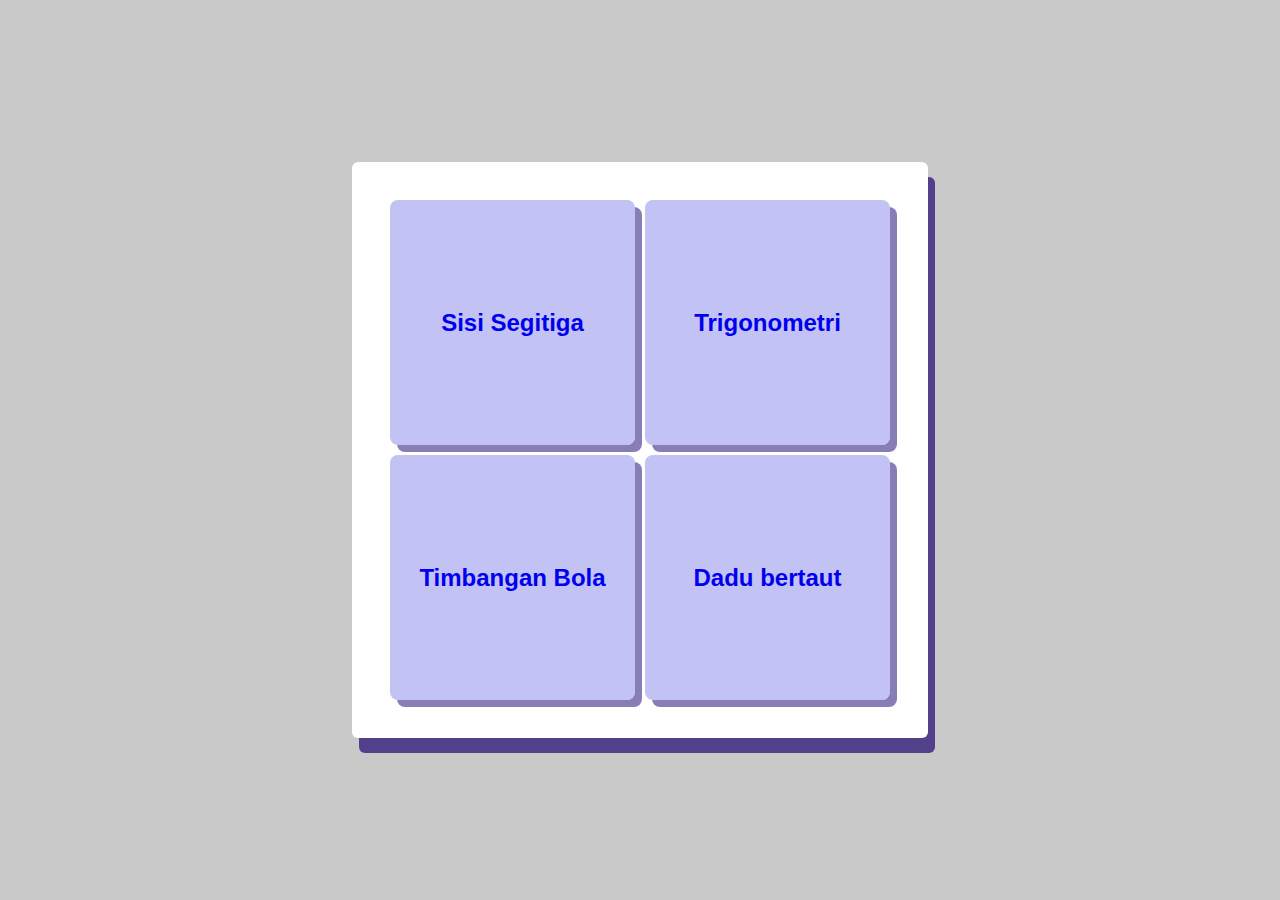
<file: index.html>
<!-- @format -->

<!DOCTYPE html>
<html lang="en">
  <head>
    <meta charset="UTF-8" />
    <meta name="viewport" content="width=device-width, initial-scale=1.0" />
    <title>Document</title>
    <link rel="stylesheet" href="./index.css" />
  </head>
  <body>
    <div class="card">
      <a href="./solid/segitiga1/index.html">Sisi Segitiga</a>
      <a href="./solid/segitga2/index.html">Trigonometri</a>
      <a href="./solid/bola/index.html">Timbangan Bola</a>
      <a href="./adudadu/index.html">Dadu bertaut</a>
    </div>
  </body>
</html>
</file>
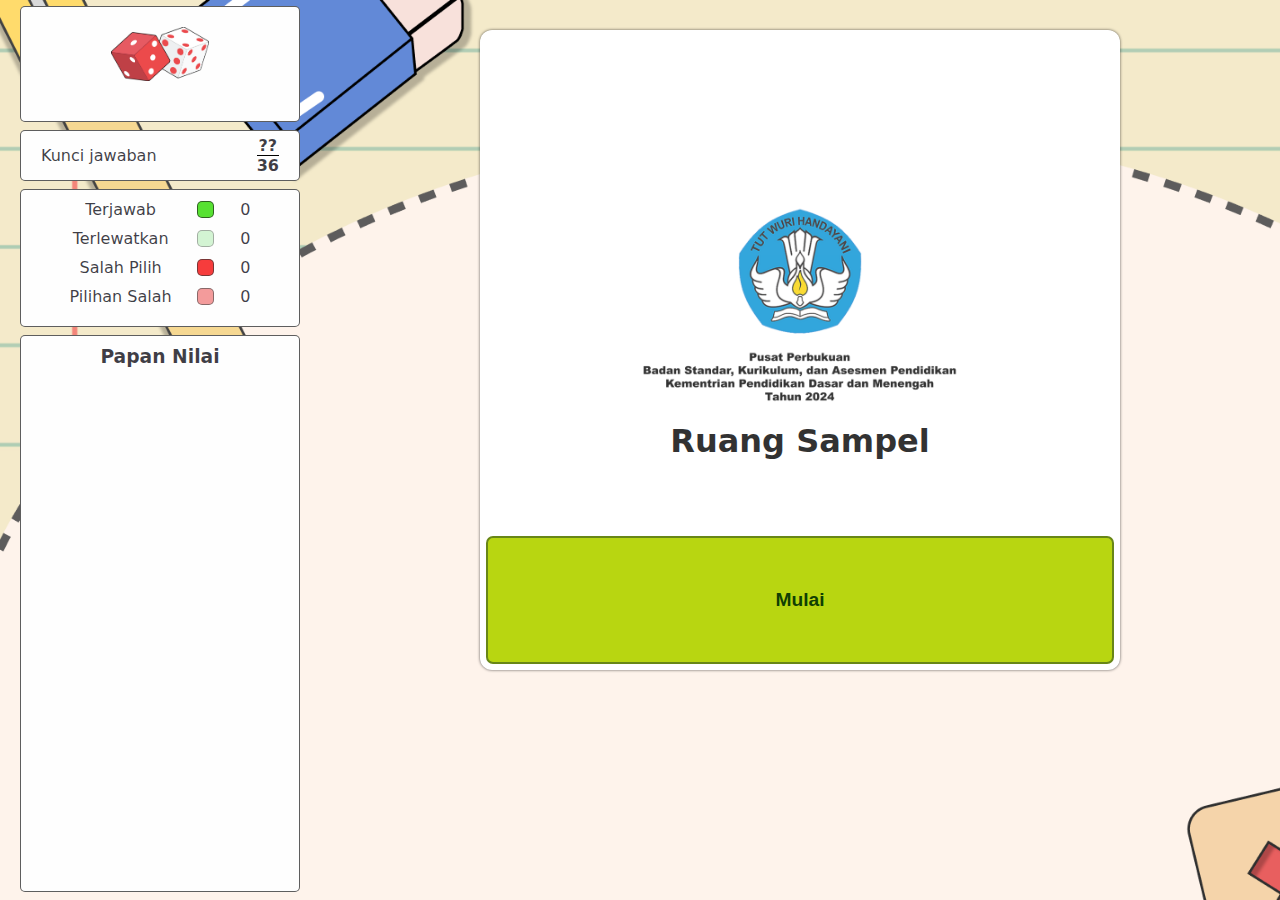
<file: adudadu/index.html>
<!-- @format -->

<!DOCTYPE html>
<html lang="en">
  <head>
    <meta charset="UTF-8" />
    <meta name="viewport" content="width=device-width, initial-scale=1.0" />
    <title>Simulasi - Ruang Sampel</title>
    <link rel="shortcut icon" href="./Aset/logo.svg" type="image/x-icon" />
    <link rel="stylesheet" href="./style.css" />
  </head>
  <body>
    <img src="./Aset/merah1.png" style="display: none" alt="" />
    <img src="./Aset/merah2.png" style="display: none" alt="" />
    <img src="./Aset/merah3.png" style="display: none" alt="" />
    <img src="./Aset/merah4.png" style="display: none" alt="" />
    <img src="./Aset/merah5.png" style="display: none" alt="" />
    <img src="./Aset/merah6.png" style="display: none" alt="" />
    <div class="wrapper">
      <div class="control">
        <div class="banner">
          <img src="./Aset/dice.png" alt="" />
          <h2></h2>
        </div>
        <!-- <div class="peluang">
          peluang<b><span id="peluang">0</span><span>36</span></b>
        </div> -->
        <div class="peluang">
          Kunci jawaban<b><span id="kunci">??</span><span>36</span></b>
        </div>
        <div class="sts">
          <div class="status">
            <!-- itm -->
            <span></span>
            <span>Terjawab</span>
            <div
              class="color"
              style="background-color: #46de1c; opacity: 0.9"></div>
            <span id="benar">0</span>
            <span></span>
            <span></span>
            <!-- itm -->
            <!-- itm -->
            <span>Terlewatkan</span>
            <div
              class="color"
              style="
                background-color: rgba(69, 211, 69, 0.482);
                opacity: 0.47;
              "></div>
            <span id="lewat">0</span>
            <span></span>
            <span></span>
            <!-- itm -->
            <!-- itm -->
            <span>Salah Pilih</span>
            <div
              class="color"
              style="background-color: #f50c0c; opacity: 0.8"></div>
            <span id="salah">0</span>
            <span></span>
            <span></span>
            <!-- itm -->
            <!-- itm -->
            <span>Pilihan Salah</span>
            <div
              class="color"
              style="background-color: rgb(239, 114, 114); opacity: 0.7"></div>
            <span id="jebakan">0</span>
            <span></span>
            <span></span>
            <!-- itm -->
          </div>
        </div>
        <div class="skor">
          <h3>Papan Nilai</h3>
          <h4 id="score"></h4>
          <span id="add"></span>
          <button id="jawab" onclick="checkAnswer()">Jawaban</button>
          <button id="next" onclick="indexing()">Selanjutnya</button>
        </div>
        <div class="quit pass" onclick="quit()">
          <button>keluar</button>
        </div>
      </div>
      <div class="board">
        <div class="pertanyaan">
          <span id="quest"></span>
          <div class="peluang">
            peluang <span>=</span
            ><b><span id="peluang">0</span><span>36</span></b>
          </div>
        </div>
        <div class="inner">
          <h1 class="habis">
            <img class="img" src="./Aset/logo.png" alt="" />
            <br />
            <!-- Simulasi <br /> -->
            Ruang Sampel
          </h1>
          <button class="reset" onclick="start()">Mulai</button>
        </div>
      </div>
    </div>
    <script src="./index.js"></script>
  </body>
</html>
</file>
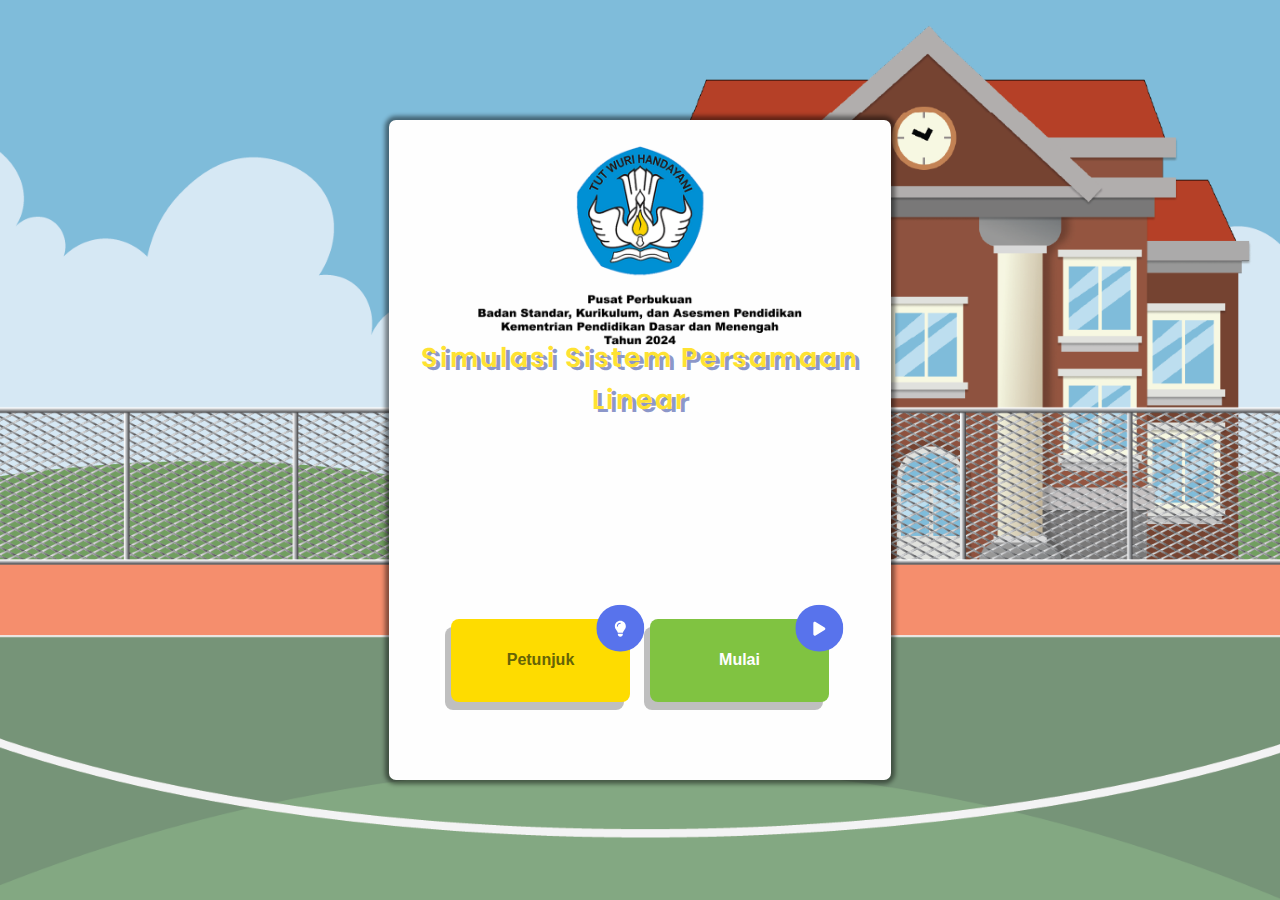
<file: solid/bola/index.html>
<!-- @format -->

<!DOCTYPE html>
<html lang="en">
  <head>
    <meta charset="UTF-8" />
    <meta name="viewport" content="width=device-width, initial-scale=1.0" />
    <title>Simulasi - Sistem Persamaan Linear</title>
    <link rel="shortcut icon" href="./assets/logo.svg" type="image/x-icon" />
    <link rel="stylesheet" href="../fa/css/all.min.css" />
    <link rel="stylesheet" href="./css/index.css" />
    <link rel="stylesheet" href="./css/color.css" />
    <link rel="stylesheet" href="./css/layout.css" />
    <link rel="stylesheet" href="./font/font.css" />
    <link rel="stylesheet" href="./css/main.css" />
    <link rel="stylesheet" href="./css/latihan.css" />
    <link rel="stylesheet" href="./katex/katex.min.css" />
    <script src="./katex/katex.min.js"></script>
    <script src="./katex/contrib/auto-render.min.js"></script>

    <script src="../fa/js/all.min.js"></script>
  </head>
  <body>
    <div class="wrapper">
      <h4 style="opacity: 0">Dunia Sistem Persamaan Linear</h4>
      <div class="icon">
        <img src="./assets/logo.svg" alt="" />
        <img src="./assets/logo.png" alt="" />
      </div>
      <h1>Simulasi Sistem Persamaan Linear</h1>
      <div class="btn-group">
        <button class="petunjuk" onclick="openContoh()">
          Petunjuk <span><i class="fa fa-lightbulb"></i></span></button
        ><button class="mulai" onclick="gameStart()">
          Mulai <span><i class="fa fa-play"></i></span>
        </button>
      </div>
    </div>
    <div class="content">
      <div class="toy">
        <div class="machine">
          <img src="./assets/selang4.png" alt="" />
        </div>
        <div class="balls">
          <div class="keranjang">
            <!-- <div class="ball voli"></div>
            <div class="ball tenis"></div>
            <div class="ball pong"></div> -->
            <div class="chart1"></div>
            <div class="chart2"></div>
            <div class="chart3"></div>
          </div>
        </div>
        <div class="timbangan">
          <img src="./assets/timbangan3.png" alt="" />
          <h3 class="berat">--<span> gram</span></h3>
        </div>
        <div class="btns">
          <div class="add" onclick="generateBall('voli')">
            <img src="./assets/voli.png" alt="" />
            <b class="ex">X</b>
          </div>
          <div class="add" onclick="generateBall('tenis')">
            <img src="./assets/tenis.png" alt="" />
            <b class="ey">Y</b>
          </div>
          <div class="add" onclick="generateBall('pong')">
            <img src="./assets/pingpong.png" alt="" />
            <b class="ez">Z</b>
          </div>
        </div>
        <div class="btnz">
          <div class="add" onclick="generateBall('voli')">
            <img src="./assets/voli.png" alt="" />
            <b class="ex">X</b>
          </div>
          <div class="add" onclick="generateBall('tenis')">
            <img src="./assets/tenis.png" alt="" />
            <b class="ey">Y</b>
          </div>
          <div class="add" onclick="generateBall('pong')">
            <img src="./assets/pingpong.png" alt="" />
            <b class="ez">Z</b>
          </div>
        </div>
      </div>
      <div class="desc">
        <div class="calk"></div>
        <div class="btn-groups">
          <button style="grid-column: 1; grid-row: 3" onclick="simpanFn()">
            <span> Simpan </span>
            <i class="fa fa-save fa-lg"></i>
          </button>
          <button style="grid-column: 2; grid-row: 3" onclick="openLatihan()">
            <span> Soal </span>
            <i class="fa fa-lightbulb fa-lg"></i>
          </button>
          <button style="grid-column: 2; grid-row: 1" onclick="undo()">
            <span> Batal </span>
            <i class="fa fa-undo fa-lg"></i>
          </button>
          <button style="grid-column: 1; grid-row: 1" onclick="timbang()">
            <span> Timbang </span>
            <i class="fa fa-balance-scale fa-lg"></i>
          </button>
          <button style="grid-column: 1; grid-row: 2" onclick="rmLine()">
            <span> Hapus </span>
            <i class="fa fa-minus fa-lg"></i>
          </button>
          <button style="grid-column: 2; grid-row: 2" onclick="reset()">
            <span>Bersihkan </span>
            <i class="fa fa-trash-alt fa-lg"></i>
          </button>
          <button
            style="grid-column: span 2; grid-row: 4"
            onclick="if(confirm('apakah anda yakin ingin keluar simulasi?')){  const sound = new Audio('./assets/sound/fclick.wav');
    sound.play();;document.location.reload();}">
            <span> Keluar</span>
            <i class="fa fa-power-off fa-lg"></i>
          </button>
        </div>
      </div>
      <div class="alert">
        <span>Minimal dua bola untuk bisa ditimbang</span>
        <i class="fa fa-close" onclick="closeNotif(this)"></i>
      </div>
    </div>
    <div class="latihan">
      <div class="fcover" onclick="closeLatihan()"></div>
      <div class="qcard">
        <img src="./assets/docc3.gif" style="opacity: 0" alt="" />
        <div class="calk"></div>
        <p>Jawablah berat dari masing-masing bola yang telah anda timbang!</p>
        <div class="inputGroup">
          <label for="bvoli">Bola Voli</label>
          <input id="bvoli" type="number" min="0" placeholder="Contoh: 10" />
          <span>gram</span>
          <label for="btenis">Bola Tenis</label>
          <input id="btenis" type="number" min="0" placeholder="Contoh: 5" />
          <span>gram</span>
          <label for="bpong">Bola Ping-pong</label>
          <input id="bpong" type="number" min="0" placeholder="Contoh: 20" />
          <span>gram</span>
          <button>Jawab</button>
        </div>
        <div class="q-hint"></div>
        <img src="./assets/Correct.png" alt="" />
      </div>
    </div>
    <img src="./assets/page1.png" alt="" style="display: none" />
    <img src="./assets/page2.png" alt="" style="display: none" />
    <img src="./assets/page3.png" alt="" style="display: none" />
    <img src="./assets/page4.png" alt="" style="display: none" />
    <div class="contoh">
      <div class="ccover" onclick="closeContoh()"></div>
      <button onclick="setImgBack()">
        <i class="fa fa-arrow-circle-left fa-2xl"></i>
      </button>
      <img src="./assets/page1.png" alt="" />
      <button onclick="setImg()">
        <i class="fa fa-arrow-circle-right fa-2xl"></i>
      </button>
    </div>
    <script src="./js/index.js"></script>
  </body>
</html>
</file>
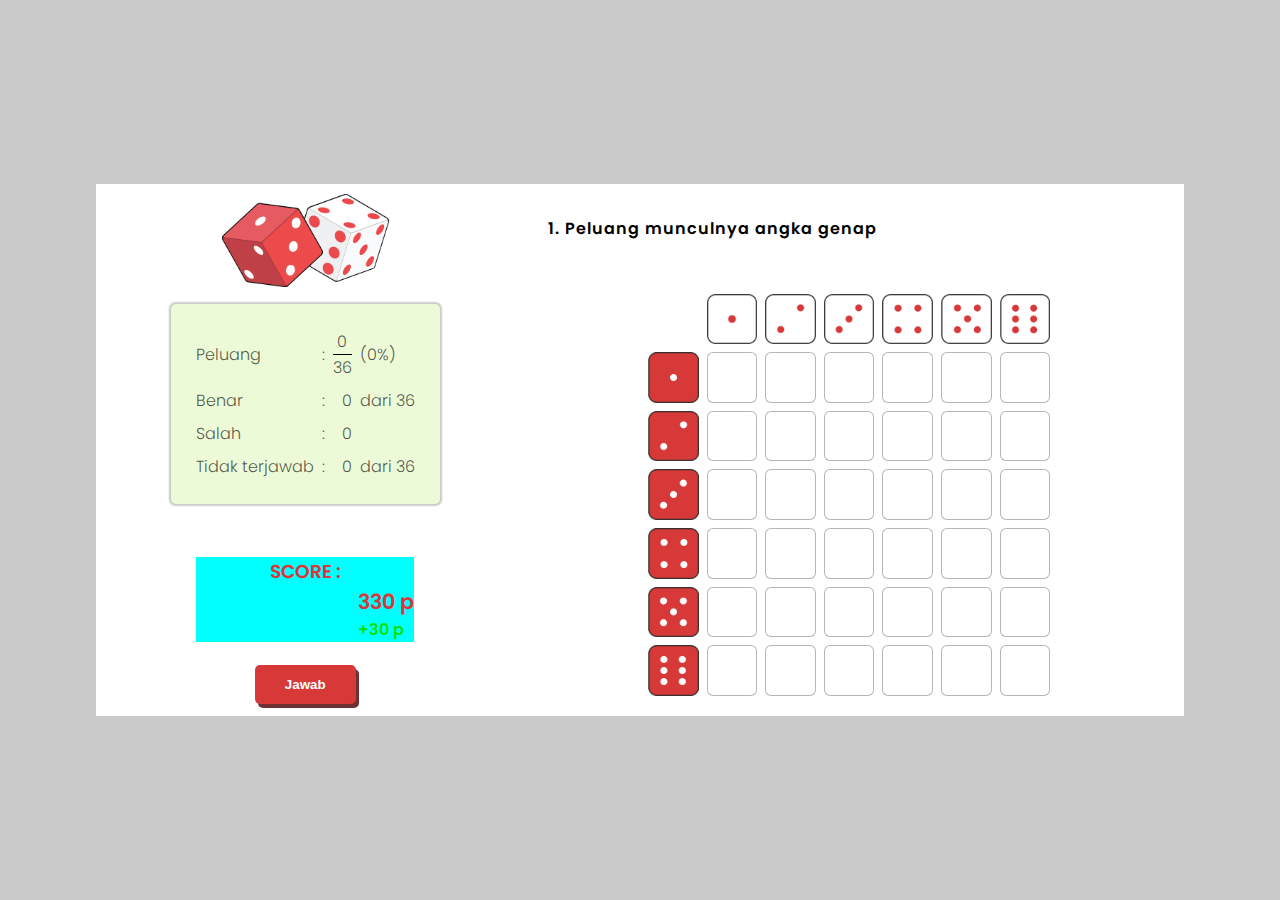
<file: solid/dadu/index.html>
<!-- @format -->

<!DOCTYPE html>
<html lang="en">
  <head>
    <meta charset="UTF-8" />
    <meta name="viewport" content="width=device-width, initial-scale=1.0" />
    <title>Document</title>
    <link rel="stylesheet" href="./css/index.css" />
    <link rel="stylesheet" href="./css/board.css" />
    <link rel="stylesheet" href="./font/font.css" />
  </head>
  <body>
    <div class="wrapper">
      <div class="top">
        <img src="./assets/dice.png" alt="" />
      </div>
      <div class="title">
        <h2>Adu Dadu!</h2>
      </div>
      <div class="start">
        <button>Petunjuk</button>
        <button>Mulai</button>
      </div>
    </div>
    <div class="content">
      <div class="left">
        <div class="banner">
          <img src="./assets/dice.png" alt="" />
        </div>
        <div class="control-side">
          <div class="tbl">
            <table>
              <tr>
                <td>Peluang</td>
                <td>:</td>
                <td>
                  <div><span id="peluang">0</span><span>36</span></div>
                </td>
                <td id="persenPeluang">(0%)</td>
              </tr>
              <tr>
                <td>Benar</td>
                <td>:</td>
                <td>0</td>
                <td>dari 36</td>
              </tr>
              <tr>
                <td>Salah</td>
                <td>:</td>
                <td>0</td>
              </tr>
              <tr>
                <td>Tidak terjawab</td>
                <td>:</td>
                <td>0</td>
                <td>dari 36</td>
              </tr>
            </table>
          </div>
        </div>
        <div class="status-side">
          <div class="status">
            <h3>SCORE :</h3>
            <div class="score">
              <b>330 p</b>
              <span>+30 p</span>
            </div>
          </div>
          <button class="btn-status">Jawab</button>
          <!-- <button class="btn-status active">Jawab</button> -->
        </div>
      </div>
      <div class="right">
        <div class="title">
          <span>1. Peluang munculnya angka genap</span>
        </div>
        <div class="board">
          <div class="col col-0-0"></div>
          <div class="col col-0-1">
            <img src="./assets/putih1.png" alt="" />
          </div>
          <div class="col col-0-2">
            <img src="./assets/putih2.png" alt="" />
          </div>
          <div class="col col-0-3">
            <img src="./assets/putih3.png" alt="" />
          </div>
          <div class="col col-0-4">
            <img src="./assets/putih4.png" alt="" />
          </div>
          <div class="col col-0-5">
            <img src="./assets/putih5.png" alt="" />
          </div>
          <div class="col col-0-6">
            <img src="./assets/putih6.png" alt="" />
          </div>

          <!-- rows -->
          <div class="col col-1-0">
            <img src="./assets/merah1.png" alt="" />
          </div>
          <div class="col col-1-1"></div>
          <div class="col col-1-2"></div>
          <div class="col col-1-3"></div>
          <div class="col col-1-4"></div>
          <div class="col col-1-5"></div>
          <div class="col col-1-6"></div>
          <!-- rows -->
          <div class="col col-2-0">
            <img src="./assets/merah2.png" alt="" />
          </div>
          <div class="col col-2-1"></div>
          <div class="col col-2-2"></div>
          <div class="col col-2-3"></div>
          <div class="col col-2-4"></div>
          <div class="col col-2-5"></div>
          <div class="col col-2-6"></div>
          <!-- rows -->
          <div class="col col-3-0">
            <img src="./assets/merah3.png" alt="" />
          </div>
          <div class="col col-3-1"></div>
          <div class="col col-3-2"></div>
          <div class="col col-3-3"></div>
          <div class="col col-3-4"></div>
          <div class="col col-3-5"></div>
          <div class="col col-3-6"></div>
          <!-- rows -->
          <div class="col col-4-0">
            <img src="./assets/merah4.png" alt="" />
          </div>
          <div class="col col-4-1"></div>
          <div class="col col-4-2"></div>
          <div class="col col-4-3"></div>
          <div class="col col-4-4"></div>
          <div class="col col-4-5"></div>
          <div class="col col-4-6"></div>
          <!-- rows -->
          <div class="col col-5-0">
            <img src="./assets/merah5.png" alt="" />
          </div>
          <div class="col col-5-1"></div>
          <div class="col col-5-2"></div>
          <div class="col col-5-3"></div>
          <div class="col col-5-4"></div>
          <div class="col col-5-5"></div>
          <div class="col col-5-6"></div>
          <!-- rows -->
          <div class="col col-6-0">
            <img src="./assets/merah6.png" alt="" />
          </div>
          <div class="col col-6-1"></div>
          <div class="col col-6-2"></div>
          <div class="col col-6-3"></div>
          <div class="col col-6-4"></div>
          <div class="col col-6-5"></div>
          <div class="col col-6-6"></div>
        </div>
      </div>
    </div>
    <script src="./js/index.js"></script>
  </body>
</html>
</file>
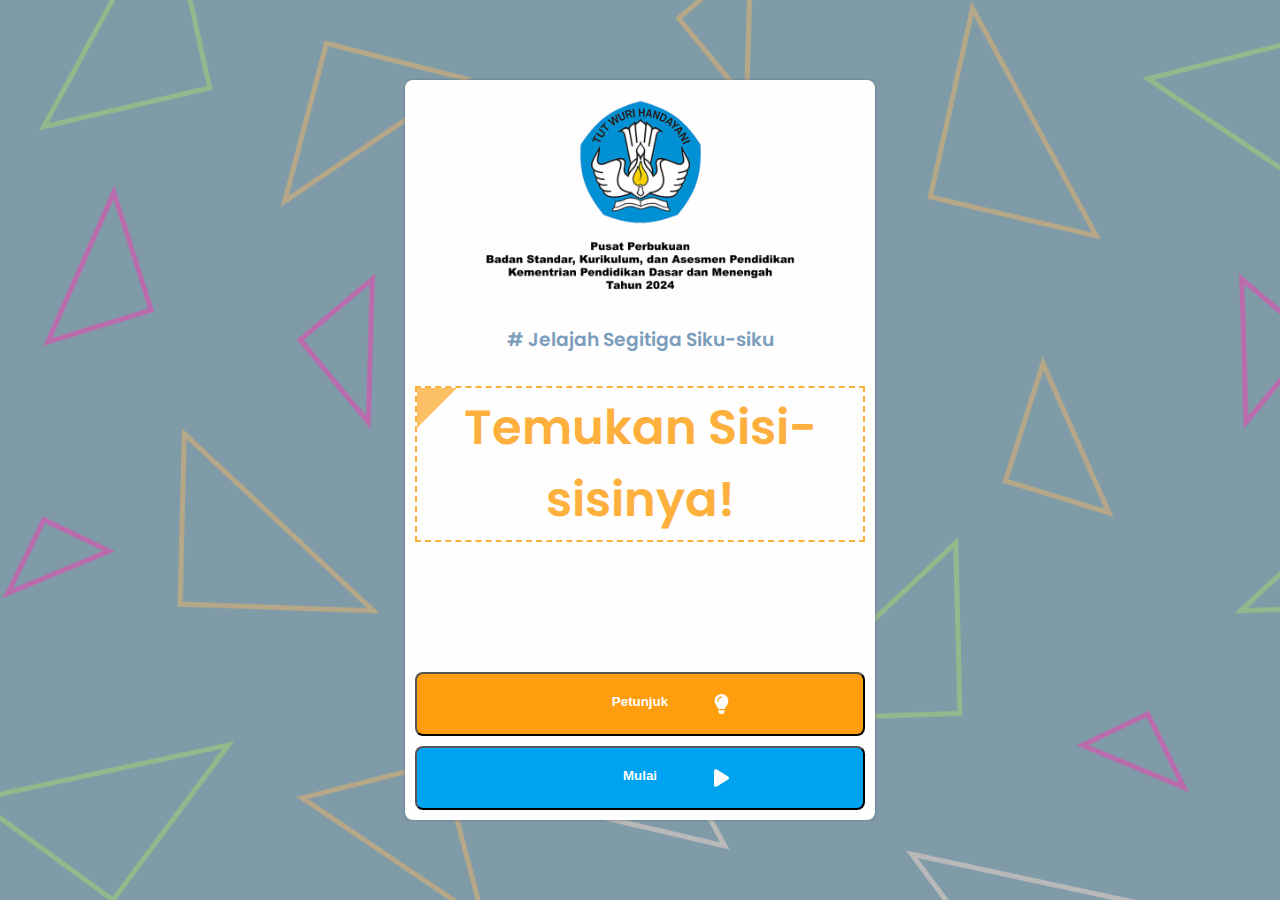
<file: solid/segitiga1/index.html>
<!-- @format -->

<!DOCTYPE html>
<html lang="en">
  <head>
    <meta charset="UTF-8" />
    <meta name="viewport" content="width=device-width, initial-scale=1.0" />
    <title>Simulasi - Segitiga siku-siku</title>

    <link rel="shortcut icon" href="./logo.svg" type="image/x-icon" />

    <link rel="stylesheet" href="./css/color.css" />
    <link rel="stylesheet" href="./css/style.css" />
    <link rel="stylesheet" href="./css/main.css" />
    <link rel="stylesheet" href="./font/font.css" />
    <link rel="stylesheet" href="./css/settings.css" />
    <link rel="stylesheet" href="./css/contoh.css" />
    <link rel="stylesheet" href="../fa/css/all.min.css" />
    <script src="../fa/js/all.min.js"></script>
  </head>
  <body>
    <div class="background"></div>
    <div class="page1">
      <div class="icon">
        <img src="./logo.png" alt="" />
      </div>
      <h3># Jelajah Segitiga Siku-siku</h3>
      <h1>Temukan Sisi-sisinya!</h1>
      <!-- <div class="demoSegitiga3"></div>
      <div class="demoSegitiga"></div>
      <div class="demoSegitiga2"></div> -->
      <div class="bottom">
        <button class="btn petunjuk" onclick="showDialog()">
          <span style="grid-column: 3"> Petunjuk </span>
          <i class="fas fa-lightbulb fa-xl"></i>
        </button>
        <button class="btn mulai" onclick="startGame()">
          <span style="grid-column: 3"> Mulai </span>
          <i class="fas fa-play fa-xl"></i>
        </button>
      </div>
    </div>
    <div class="bcover">
      <div class="ccover" onclick="tutupMenu()"></div>
      <div class="setting">
        <div class="itm" onclick="openKesimpulan()">Kesimpulan</div>
        <div class="itm" onclick="showContoh()">Contoh</div>
        <div class="itm" onclick="resetSegitiga()">Reset</div>
        <div
          class="itm"
          onclick="if(confirm('apakah anda yakin ingin keluar?'))document.location.reload()">
          Keluar
        </div>
      </div>
    </div>

    <div class="page2">
      <div class="content">
        <div class="cover"></div>
        <div class="wrapper-segitiga">
          <div class="segitiga">
            <div class="acute"></div>
          </div>
          <div class="siku"></div>
          <div class="btnUp btn-c"></div>
          <div class="topHover"></div>
          <div class="sudutB">&beta; = <b class="sdtB">30</b> &deg;</div>
          <div class="btnLeft btn-c"></div>
          <span id="outH" style="white-space: nowrap">30</span>
          <span id="outW" style="white-space: nowrap">40</span>
          <span id="outD" style="white-space: nowrap">50</span>
          <span id="outS">α = 30 &deg;</span>
        </div>
        <button class="reset" onclick="resetSegitiga()">
          <i class="fas fa-sync fa-xl"></i>
        </button>
        <button class="expand" onclick="toggleContent(this)">
          <i class="fas fa-expand fa-xl show"></i>
        </button>
      </div>
      <div class="bottom">
        <div class="ctrl">
          <input
            type="number"
            min="0"
            label="putar"
            step="5"
            max="84"
            placeholder="0 &deg;"
            id="sudut"
            onchange="aturSudut(this)" />
          <label for="sudut"
            >Atur Sudut <span style="font-size: 140%">&alpha;</span></label
          >
        </div>
        <div class="ctrl">
          <input
            type="number"
            min="0"
            label="putar"
            step="10"
            placeholder="0 &deg;"
            id="rotasi"
            onchange="rotating(this)" />
          <label for="rotasi">Putar Segitiga</label>
        </div>
        <div class="menu">
          <button class="btn-menu" onclick="bukaMenu()">
            <i class="fas fa-sliders-h"></i>
          </button>
        </div>
      </div>
    </div>
    <div class="dialogPetunjuk">
      <div class="blankPanel" onclick="hideDialog()"></div>
      <div class="panel">
        <div class="slider">
          <div class="slide" id="slide-1">
            <img src="./assets/step1.gif" alt="" />
            <p>
              <b>
                #1&nbsp;&nbsp;&nbsp;&nbsp; Mengubah Ukuran & Menggeser
                Segitiga</b
              >
              <br />
              <span> Tarik tombol untuk mengubah ukuran segitiga. </span>
            </p>
          </div>

          <!-- <div class="slide" id="slide-3">
            <img src="./assets/step1.gif" alt="" />
            <p>
              <b> #2&nbsp;&nbsp;&nbsp;&nbsp; Memindahkan Posisi Segitiga</b>
              <br />
              <span> Tarik pada segitiga untuk menggeser segiitiga. </span>
            </p>
          </div> -->
          <div class="slide" id="slide-4">
            <img src="./assets/step3.gif" alt="" />
            <p>
              <b> #2&nbsp;&nbsp;&nbsp;&nbsp; Memutar Segitiga</b>
              <br />
              <span> Ubah nilai rotasi untuk memutar segiitiga. </span>
            </p>
          </div>
          <div class="slide" id="slide-5">
            <img src="./assets/step2.gif" alt="" />
            <p>
              <b> #3&nbsp;&nbsp;&nbsp;&nbsp; Mengatur sudut segitiga</b>
              <br />
              <span>
                Isi nilai untuk mengubah sudut segitiga secara manual.
              </span>
            </p>
          </div>
        </div>
        <div class="control-nav">
          <a href="#slide-1"><span>1</span></a>
          <!-- <a href="#slide-3"><span>2</span></a> -->
          <a href="#slide-4"><span>2</span></a>
          <a href="#slide-5"><span>3</span></a>
        </div>
      </div>
    </div>
    <div class="contoh">
      <div class="contohback" onclick="hideContoh()"></div>
      <div class="examples">
        <div class="ex">
          <div class="ex-1" id="ex-1">
            <div class="pict">
              <img src="./assets/tangga_option1.png" alt="" />
            </div>
            <div class="txt">
              <div class="dial">
                <ul>
                  <li><b> Sisi miring :</b> Panjang tangga.</li>
                  <li>
                    <b> Sisi depan :</b> Tinggi dinding yang dicapai oleh
                    tangga.
                  </li>
                  <li>
                    <b> Sisi samping :</b> Jarak antara kaki tangga dan dinding.
                  </li>
                </ul>
              </div>
            </div>
          </div>
          <div class="ex-1" id="ex-2">
            <div class="pict">
              <img src="./assets/flag2.png" alt="" />
            </div>
            <div class="txt">
              <div class="dial">
                <ul>
                  <li>
                    <b> Sisi miring: </b>
                    Panjang ujung tiang dengan ujung bayangan.
                  </li>
                  <li>
                    <b> Sisi depan: </b>
                    Tinggi tiang bendera.
                  </li>
                  <li>
                    <b> Sisi samping: </b>
                    Panjang bayangan tiang bendera.
                  </li>
                </ul>
              </div>
            </div>
          </div>
        </div>
        <div class="control-nav">
          <a href="#ex-1"><span>1</span></a>
          <a href="#ex-2"><span>2</span></a>
        </div>
      </div>
    </div>
    <div class="kesimpulan">
      <div class="ncover" onclick="closeKesimpulan()"></div>
      <div class="ncover" onclick="closeKesimpulan()"></div>
      <div class="qcard">
        <h4>
          <button onclick="closeKesimpulan()">&#10005;</button>
          <br />
          Menampilkan rangkuman singkat dan contoh uji pemahaman siswa
        </h4>
        <p>
          Segitiga siku-siku adalah segitiga yang memiliki satu sudut siku-siku
          (90°). Segitiga siku-siku memiliki tiga sisi utama sisi miring, sisi
          depan, dan sisi samping
        </p>
        <h4>Uji Pemahaman</h4>
        <div class="two-sided">
          <div class="wrapper-conclude">
            <img src="./assets/compact2.png" class="orang" alt="" />
            <img src="./assets/compact3.png" class="orang layang2" alt="" />
            <!-- <div class="tri-gl"></div> -->
            <!-- <img src="./assets/Layangan.png" alt="" class="kite" /> -->
          </div>
          <p class="text-quest">
            &nbsp;&nbsp;&nbsp;&nbsp; Pada gambar di atas, bagian
            <b> tali layang-layang</b> yang menghubungkan tangan anak dengan
            layang-layang merupakan...
          </p>
          <div class="button-dock">
            <button>A. Sisi miring</button>
            <button>B. Sisi depan</button>
            <button>C. Sisi samping</button>
            <button>D. Tidak dapat ditentukan</button>
            <button class="submit" onclick="checkAnswer()">
              Periksa jawaban
            </button>
          </div>
        </div>
      </div>
      <div class="wrapper-answer">
        <div class="answer">
          <!-- <h1>&#9785;</h1> -->
          <img src="./assets/Correct.png" alt="" />
          <h2>Jawaban belum tepat!</h2>
          <p>coba pilih jawaban yang lain...</p>
          <button>&#10005;</button>
        </div>
      </div>
    </div>

    <script src="./js/script.js"></script>
    <script src="./js/drag.js"></script>
    <script src="./js/sudut.js"></script>
  </body>
</html>
</file>
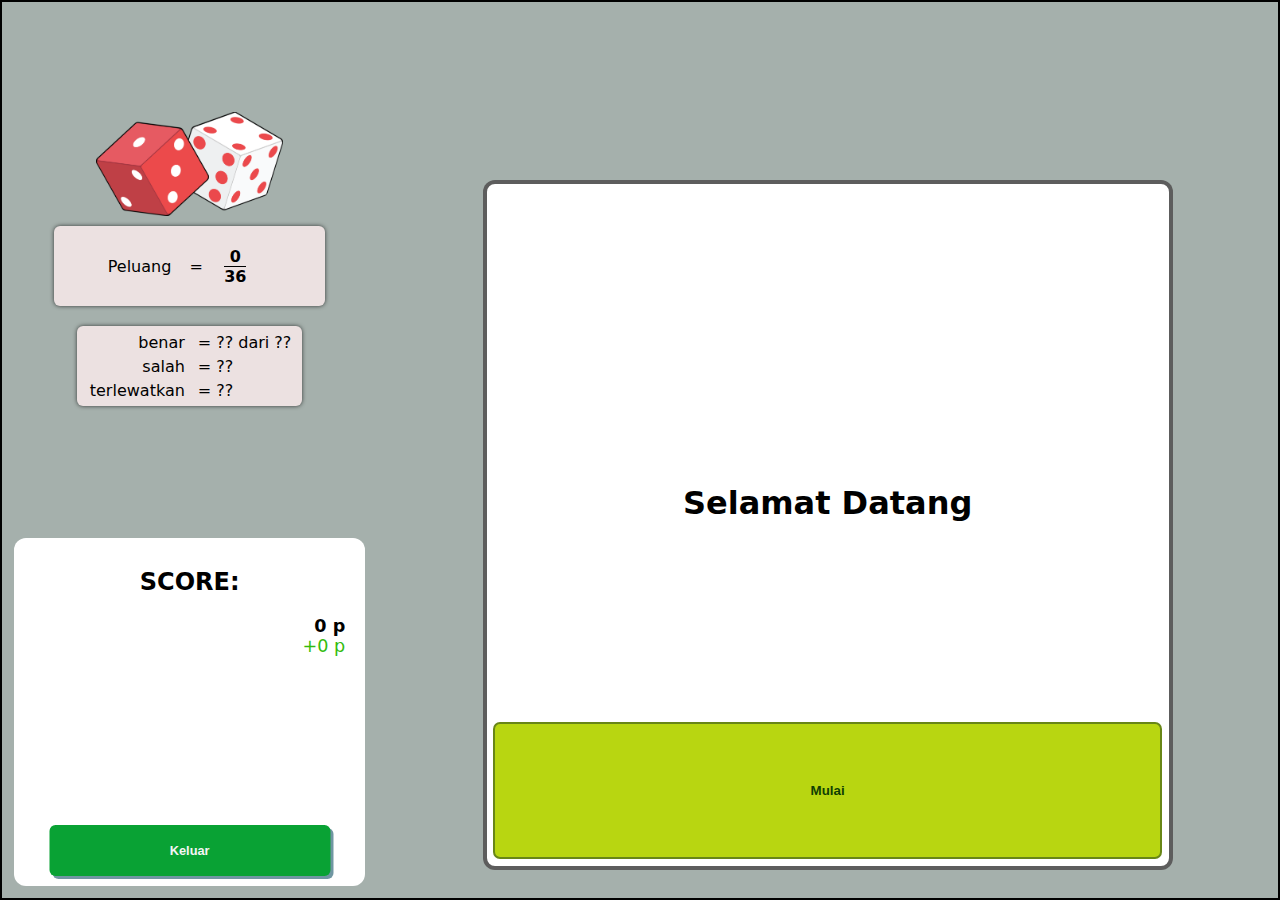
<file: adudadu/index3.html>
<!-- @format -->

<!DOCTYPE html>
<html lang="en">
  <head>
    <meta charset="UTF-8" />
    <meta name="viewport" content="width=device-width, initial-scale=1.0" />
    <title>Document</title>
    <link rel="stylesheet" href="./index.css" />
  </head>
  <body>
    <div class="wrapper">
      <div class="left">
        <div class="wrapper-left">
          <img src="./Aset/dice.png" alt="" />
          <table>
            <tr>
              <td><span style="opacity: 0">Terloa</span>Peluang</td>
              <td>&nbsp;=</td>
              <td style="opacity: 0">=</td>
              <td>
                <b id="peluang"><span>0</span> <span></span><span>36</span></b>
              </td>
              <td style="opacity: 0">Peluang</td>
            </tr>
          </table>
          <table>
            <tr>
              <td>benar</td>
              <td>=</td>
              <td id="benar"><span> ?? dari ??</span></td>
            </tr>
            <tr>
              <td>salah</td>
              <td>=</td>
              <td id="salah">??</td>
            </tr>
            <tr>
              <td>terlewatkan</td>
              <td>=</td>
              <td id="lewat">??</td>
            </tr>
          </table>
          <button onclick="checkAnswer()">Jawab</button>
          <button onclick="indexing()">Selanjutnya</button>
        </div>
        <div class="status">
          <h2>SCORE:</h2>
          <h4 id="score">0 p</h4>
          <p id="add">+0 p</p>
          <button onclick="quit()">Keluar</button>
        </div>
      </div>
      <div class="right">
        <h4 id="quest"></h4>
        <div class="inner">
          <h1 class="habis">Selamat Datang</h1>

          <button class="reset" onclick="start()">Mulai</button>
        </div>
      </div>
    </div>
    <div class="dialog">
      <div class="card">
        <h3>Sudah yakin dengan jawabanmu?</h3>
        <h1>&#10067;</h1>
        <!-- <p>
          &nbsp;&nbsp;&nbsp;&nbsp;jawaban yang dipilih tidak bisa diubah lagi.
          Jika belum yakin silahkan periksa ulang jawaban
        </p> -->
        <button onclick="checkAnswer()">Ya</button>
        <button onclick="notReady()">Belum</button>
      </div>
    </div>
    <script src="./index.js"></script>
  </body>
</html>
</file>
<file: index.css>
/** @format */

body {
  height: 100vh;
  margin: 0;
  background-color: #86868671;
  display: grid;
  place-items: center;
}

.card {
  width: 60%;
  max-width: 500px;
  aspect-ratio: 1;
  background-color: white;
  border-radius: 6px;
  box-shadow: 7px 15px 0 rgba(31, 8, 114, 0.705);
  display: grid;
  grid-template-columns: repeat(2, 1fr);
  grid-template-rows: repeat(2, 1fr);
  padding: 3%;
  gap: 10px;
}

.card a {
  text-decoration: none;
  /* border: 1px solid black; */
  display: grid;
  place-items: center;
  background-color: rgba(143, 143, 235, 0.548);
  border-radius: 8px;
  font-size: 150%;
  text-align: center;
  font-weight: bold;
  transition: cubic-bezier(0.165, 0.84, 0.44, 1) 0.5s;
  box-shadow: 7px 7px 0 rgba(31, 8, 114, 0.527);
  font-family: Arial, Helvetica, sans-serif;
}

.card a:hover {
  background-color: rgba(143, 235, 155, 0.548);
  box-shadow: 0px 0px 0 rgba(31, 8, 114, 0.527);
  transform: translateY(10px);
}
</file>
<file: adudadu/style.css>
/** @format */
body {
  user-select: none;
  background-color: rgba(123, 138, 133, 0.678);
  margin: 0;
  font-family: system-ui, -apple-system, BlinkMacSystemFont, "Segoe UI", Roboto,
    Oxygen, Ubuntu, Cantarell, "Open Sans", "Helvetica Neue", sans-serif;
  margin: 0;
  height: 100vh;
  background-image: url(./Aset/bg2.png);
  background-size: cover;
}
:root {
  --control: rgba(19, 18, 27, 0.811);
}

.wrapper {
  width: 100%;
  height: 100%;
  display: grid;
  grid-template-columns: minmax(236px, 1fr) 3fr;
}

.control {
  display: grid;
  grid-template-rows: auto auto auto 1fr auto;
  gap: 8px;
  grid-template-columns: repeat(2, 1fr);
}
.banner {
  border: 1px solid rgba(0, 0, 0, 0.633);
  padding-top: 20px;
  display: flex;
  justify-content: center;
  align-items: center;
  flex-direction: column;
  margin: 0px 20px;
  border-radius: 5px;
  margin-top: 6px;
  background-color: #fefefe;
  grid-column: span 2;
}
.banner img {
  width: 35%;
}
.quit {
  grid-row: 6;
  /* border: 1px solid black; */
  padding: 5px 20px;
  display: flex;
  justify-content: center;
  grid-column: span 2;
}
.quit button {
  width: 100%;
  padding: 14px;
  border: none;
  background-color: rgb(200, 52, 52);
  color: rgb(87, 14, 14);
  font-weight: bold;
  font-size: 95%;
  border-radius: 5px;
  margin-bottom: 3px;
  cursor: pointer;
  transition: cubic-bezier(0.165, 0.84, 0.44, 1) 0.5s;
  border: 1px solid rgba(0, 0, 0, 0.633);
}
.quit button:hover {
  background-color: rgb(218, 122, 19);
}
.peluang {
  display: flex;
  align-items: center;
  justify-content: space-between;
  gap: 10px;
  margin: 0px 20px;
  /* margin-left: 20px; */
  padding: 5px 20px;
  color: var(--control);
  border-radius: 5px;
  background-color: #fefefe;
  grid-column: span 2;
  border: 1px solid rgba(0, 0, 0, 0.633);
}
.board .peluang {
  margin: 0;
  display: none;
  width: fit-content;
}
.board .peluang.active {
  display: flex;
}
/* .peluang:nth-child(3) {
  margin-right: 20px;
  margin-left: 0px;
  } */
.peluang b {
  display: flex;
  flex-direction: column;
  align-items: center;
  width: fit-content;
}
.peluang b span:nth-child(2) {
  border-top: 1px solid black;
}

.status {
  display: grid;
  grid-template-columns: 1fr auto auto auto 1fr;
  width: 100%;
  column-gap: 10%;
  row-gap: 10px;
  align-items: center;
  padding: 10px;
  color: var(--control);
  text-align: center;
  /* background-color: aqua; */
}

.color {
  width: 15px;
  height: 15px;
  background-color: red;
  border-radius: 5px;
  border: 1.5px solid rgba(0, 0, 0, 0.632);
}
.sts {
  /* background-color: blue; */
  margin: 0px 20px;
  display: flex;
  justify-content: center;
  border: 1px solid black;
  border-radius: 5px;
  background-color: #fefefe;
  grid-column: span 2;
  border: 1px solid rgba(0, 0, 0, 0.633);
}

.skor {
  border: 1px solid black;
  margin: 0px 20px;
  border-radius: 5px;
  display: grid;
  grid-template-columns: repeat(2, auto);
  /* grid-template-rows: repeat(4, 1px); */
  padding: 10px;
  color: var(--control);
  background-color: #fefefe;
  grid-column: span 2;
  border: 1px solid rgba(0, 0, 0, 0.633);
}
.skor h3 {
  grid-column: span 2;
  margin: 0;
  text-align: center;
}
.skor h4,
.skor span {
  margin: 0;
  grid-column: span 2;
  text-align: center;
  /* height: fit-content; */
  opacity: 0;
}
.skor span {
  color: green;
  margin-bottom: 14px;
  opacity: 1;
}
.skor button {
  margin-top: 14px;
  grid-column: span 2;
  /* margin: 0px 10px; */
  border: none;
  border-radius: 4px;
  color: rgba(255, 255, 255, 0.765);
  font-weight: bold;
  background-color: rgb(83, 225, 92);
  padding: 15px 0px;
  cursor: pointer;
  transition: cubic-bezier(0.23, 1, 0.32, 1) 0.5s;
  color: rgba(0, 0, 0, 0.816);
  border: 1px solid rgba(0, 0, 0, 0.413);
  display: none;
}
.skor button:hover {
  background-color: rgb(148, 200, 51);
  color: rgba(0, 0, 0, 0.816);
}
.pertanyaan {
  /* background-color: red; */
  padding: 10px;
  display: flex;
  flex-direction: column;
  align-items: center;
  /* font-size: 80%; */
  /* width: 100%; */
}
.inner {
  background-color: #fefefe;
  /* overflow: hidden; */
}
.board {
  display: flex;
  flex-direction: column;
  justify-content: flex-start;
  align-items: center;
  gap: 10px;
  /* height: 100vh; */
}
#jawab {
  /* display: none; */
}
#next {
  display: none;
}
.inner {
  background-color: rgb(255, 255, 255);
  /* border: 2px solid rgba(49, 49, 49, 0.786); */
  height: 70%;
  aspect-ratio: 1;
  display: grid;
  grid-template-rows: repeat(7, 1fr);
  padding: 5px;
  border-radius: 12px;
  grid-column: 1;
  grid-row: 2;
  position: relative;
  box-shadow: 0 0 3px rgba(0, 0, 0, 0.649);
}
.inner h4 {
  width: 90%;
  white-space: initial;
  text-align: center;
  font-size: 110%;
}
.inner span {
  font-size: 150%;
}
.row {
  display: flex;
  justify-content: center;
  align-items: center;
}
.box {
  margin: 5px;
  flex: 1;
  aspect-ratio: 1;
  display: grid;
  place-items: center;
  border: 1px solid rgba(0, 0, 0, 0.313);
  border: 1px solid rgba(0, 0, 0, 0.313);
  background-color: rgb(255, 255, 255);
  font-size: 80%;
  transition: cubic-bezier(0.39, 0.575, 0.565, 1) 0.75s;
}
.row:nth-child(1) .box:not(:nth-child(1)),
.row:not(:nth-child(1)) .box:nth-child(1) {
  background-color: transparent;
  font-weight: bold;
  color: rgb(59, 7, 7);
  border: none;
}
.box img {
  width: 100%;
  max-width: 70px;
}
.row:nth-child(1) .box:nth-child(1) {
  /* clip-path: polygon(100% 0, 0 100%, 100% 100%); */
  border: 0;
  background-color: transparent;
  opacity: 0.6;
}
.row:not(:nth-child(1)) .box:not(:nth-child(1)) {
  cursor: pointer;
}
.red {
  background-color: #f50c0c;
  border-radius: 25%;
  box-shadow: none;
  opacity: 0.8;
  font-weight: bold;
  color: rgb(255, 255, 255);
}
.green {
  background-color: #46de1c;

  border-radius: 25%;
  box-shadow: none;
  opacity: 0.9;
  font-weight: bold;
  color: green;
}
.yellow {
  background-color: #f5f50c;
  border-radius: 20%;
}
.flag {
  background: rgba(69, 211, 69, 0.482);
  color: rgb(11, 84, 10);
  font-weight: bold;
  /* background-color: #f54e0c; */
  border: 1px solid rgba(8, 85, 4, 0.999);
  border-radius: 25%;
  /* box-shadow: none; */
  opacity: 0.47;
}
.null {
  border: 1px solid rgba(196, 22, 6, 0.999);
  color: rgb(56, 4, 4);
  border-radius: 25%;
  box-shadow: none;
  opacity: 0.7;
  background-color: rgb(239, 114, 114);
  font-weight: bold;
}
#rate {
  /* transform: scale(150%) !important; */
  color: rgb(255, 162, 0);
}

.reset {
  padding: 8px 12px;
  /* margin: 8px; */
  cursor: pointer;
  background-color: #b8d611;
  border: 2px solid rgba(27, 56, 30, 0.511);
  font-weight: bold;
  border-radius: 7px;
  position: absolute;
  color: #103f03;
  width: 98%;
  left: 1%;
  bottom: 1%;
  height: 20%;
  transition: cubic-bezier(0.25, 0.46, 0.45, 0.94) 0.6s;
  font-size: 120%;
}
.reset:hover {
  /* font-weight: 100; */
  background-color: #4fd611;
  /* transform: scale(120%); */
}
.btn-reset {
  display: grid;
  position: absolute;
  bottom: 0;
  width: 100%;
  height: 25%;
  /* background-color: red; */
  grid-template-rows: repeat(2, 1fr);
  row-gap: 5px;
  padding-bottom: 5px;
}
.btn-reset .reset {
  position: relative;
  height: auto;
}
.btn-reset .reset:nth-child(1) {
  background-color: #d64211;
  color: rgb(63, 21, 9);
}
.btn-reset .reset:nth-child(2) {
  background-color: #4fd611;
}
.btn-reset .reset:hover {
  background-color: #b8d611;
}

.habis {
  position: absolute;
  left: 50%;
  bottom: 50%;
  transform: translate(-50%) translateY(50%);
  white-space: nowrap;
  opacity: 0.8;
}
#quest.active {
  color: rgba(0, 0, 0, 0.908);
  background-color: white;
  padding: 8px 12px;
  margin: 5px 0px;
  box-shadow: 0 0 3px rgba(0, 0, 0, 0.624);
  font-size: 100%;
}
.inner h1 {
  text-align: center;
}
.inner .img {
  width: 100%;
  /* justify-self: center; */
  /* padding-top: 10px; */
}
@media (max-width: 700px) {
  .wrapper {
    grid-template-columns: 1fr 1.5fr;
  }

  .control {
    grid-template-columns: repeat(2, 1fr);
    grid-template-rows: auto auto auto auto;
    /* gap: 0; */
  }
  .banner {
    grid-column: span 2;
    margin: 5px 5px;
  }
  .banner img {
    width: 30%;
  }
  .quit {
    grid-column: span 2;
    grid-row: 5;
    margin: 0px 7px;
    padding: 10px;
  }
  .skor,
  .sts,
  .peluang,
  .quit {
    margin: 0px;
  }
  .peluang:nth-child(2) {
    grid-column: span 2;
    margin-left: 7px;
    margin-right: 7px;
  }
  /*
  .peluang:nth-child(3) {
    margin-right: 7px;
    grid-column: 2;
  } */
  .sts {
    margin: 0px 7px;
    /* grid-column: 1; */
  }
  .skor {
    margin: 0px 7px;
    /* grid-column: 2; */
  }
  .inner {
    height: auto;
    width: 85%;
  }

  .board {
    gap: 10px;
  }
  .box {
    font-size: 60%;
    white-space: nowrap;
  }
  .peluang {
    font-size: 80%;
  }
}

@media (max-width: 500px) {
  .wrapper {
    grid-template-columns: 1fr;
    grid-template-rows: 1fr 1fr;
  }
  .control {
    grid-row: 2;
  }
  .board {
    grid-row: 1;
  }
  .banner {
    font-size: 65%;
    flex-direction: row-reverse;
    gap: 10px;
    /* padding-top: 0px; */
    padding: 10px 0px;
  }
  .banner img {
    width: 15%;
  }
  .sts {
    grid-column: 1;
    margin: 0px;
    margin-left: 7px;
    font-size: 65%;
  }
  .skor {
    margin: 0px;
    margin-right: 7px;
    grid-column: 2;
  }
  .quit {
    grid-row: 4;
  }
  .pertanyaan {
    font-size: 80%;
  }
  .inner {
    width: 70%;
  }
  .skor button {
    padding: 6px 0;
  }
}

@media (orientation: landscape) and (max-height: 500px) {
  .control {
    /* grid-template-columns: repeat(2, 1fr); */
    gap: 4px;
  }
  .peluang {
    grid-column: span 2;
    /* grid-column: span 2; */
    /* grid-column: span 2; */
    /* margin: 0; */
    margin-left: 20px !important;
    /* font-size: 70%; */
    white-space: wrap;
    grid-row: 2;
    /* margin: 0; */
  }
  /* .peluang:nth-child(2) {
    margin: 0 !important;
    grid-row: 2;
    margin-right: 20px !important;
    grid-column: 2;
  } */
  .sts {
    grid-column: 1;
    margin: 0;
    margin-left: 20px;
    font-size: 70%;
  }
  .skor {
    grid-column: 2;
    margin: 0;
    margin-right: 20px;
  }
  .banner {
    display: flex;
    flex-direction: row-reverse;
    padding: 0;
    /* gap: 3px; */
    font-size: 70%;
    justify-content: space-around;
    /* display: none; */
    /* height: 4px; */
  }
  .banner img {
    width: 20%;
    /* padding: 10px 0; */
  }
  .inner {
    width: 47%;
    transform: scale(0.85);
  }
  .board {
    gap: 0px;
  }
  .pertanyaan {
    font-size: 60%;
  }
  .box {
    font-size: 40%;
    margin: 2px;
  }
  .inner .habis {
    font-size: 60%;
  }
  .skor {
    font-size: 70%;
  }
  .wrapper {
    grid-template-columns: 1fr 1.5fr;
  }
  .quit {
    grid-row: 4;
    align-self: center;
  }

  .skor button {
    padding: 4px 0;
  }
}
/*
@media (min-width: 700px) and (orientation: portrait) {
  .wrapper {
    grid-template-columns: 1fr;
    grid-template-rows: 1fr 1fr;
  }
  .control {
    grid-row: 2;
  }
  .board {
    grid-row: 1;
  }
  .banner img {
    width: 15%;
  }
  .sts {
    grid-column: 1;
    margin: 0px;
    margin-left: 20px;
  }
  .skor {
    margin: 0px;
    margin-right: 20px;
    grid-column: 2;
  }
  .peluang {
    grid-column: 1;
    margin: 0;
    margin-left: 20px;
  }
  .peluang:nth-child(3) {
    margin: 0;
    margin-right: 20px;
    grid-column: 2;
  }
  .quit {
    grid-row: 4/6;
  }
} */

.quit.pass {
  display: none;
}
.quit:not(.pass) {
  display: flex;
}
</file>
<file: solid/bola/css/index.css>
/** @format */
body {
  background-color: var(--gray);
  height: 100vh;
  /* overflow: hidden; */
  display: grid;
  place-items: center;
  font-family: poplite;
  background: url(../assets/wally3.png);
  background-position: center top;
  background-size: cover;
  user-select: none;
  margin: 0;
}

.wrapper {
  aspect-ratio: 12/16;
  background-color: var(--white);
  height: 70%;
  padding: 15px;
  text-align: center;
  overflow: hidden;
  border-radius: 7px;
  box-shadow: 0px 0px 4px 4px rgba(0, 0, 0, 0.466);
  display: grid;
  /* display: none; */
  grid-template-rows: auto auto 1fr 1fr;
}

.icon {
  width: 100%;
  /* background-color: red; */
  grid-row: 1;
  padding-bottom: 10px;
  position: relative;
}

.icon img {
  width: 40%;
  /* position: absolute; */
  opacity: 0;
}
.icon img:nth-child(2) {
  width: 70%;
  position: absolute;
  top: 0%;
  left: 50%;
  opacity: 1;
  transform: translate(-50%);
}

.wrapper h1 {
  color: var(--yellow);
  font-family: poppins;
  font-size: 1.7em;
  opacity: 0.8;
  letter-spacing: 2px;
  text-shadow: 4px 3px 0px #394da4b9;
  /* transform: translateY(-20px); */
  margin-top: -10px;
  grid-row: 3;
}

.wrapper h2 {
  font-family: poppins;
  color: var(--blue);
  opacity: 0.5;
}
.btn-group {
  width: 100%;
  display: grid;
  grid-template-columns: 10% 1fr 20px 1fr 10%;
  grid-template-rows: 30% 1fr 30%;
  /* background-color: green; */
  /* grid-row: 3; */
}
.btn-group button:nth-child(1) {
  grid-column: 2;
  background-color: var(--yellow);
  color: rgb(102, 100, 7);
}
.btn-group button:nth-child(2) {
  grid-column: 4;
  background-color: var(--green);
  color: var(--white);
}
.btn-group button:hover {
  background-color: var(--blue);
  color: var(--white);
  box-shadow: -10px 12px 0 rgba(0, 0, 0, 0.247);
}
.btn-group button {
  grid-row: 2;
  font-size: medium;
  font-weight: bolder;
  border: none;
  box-shadow: -6px 8px 0 rgba(0, 0, 0, 0.247);
  border-radius: 8px;
  cursor: pointer;
  position: relative;
  transition: cubic-bezier(0.215, 0.61, 0.355, 1) 0.5s;
}
.btn-group button.active {
  box-shadow: -0px 0px 0 rgba(0, 0, 0, 0.247);
  background-color: var(--white);
  color: var(--blue);
  border: 2px solid var(--blue);
}
.btn-group button:hover span {
  background-color: rgb(243, 22, 59);
  color: white;
  border: 3px solid rgb(255, 255, 255);
  width: 30%;
  transform: translate(30%) translateY(-50%);
}
.btn-group button span {
  position: absolute;
  border-radius: 50%;
  top: 0;
  right: 0;
  width: 20%;
  aspect-ratio: 1;
  background-color: var(--blue2);
  color: white;
  display: grid;
  place-items: center;
  padding: 3px;
  transform: translate(30%) translateY(-30%);
  transition: ease-out 0.5s;
  border: 3px solid transparent;
}
.btn-group button.active span {
  transform: translate(30%) translateY(-50%) rotateY(360deg) scale(0.8);
}

.contoh {
  width: 100%;
  height: 100%;
  background-color: rgba(0, 0, 0, 0.445);
  position: absolute;
  backdrop-filter: blur(3px);
  overflow: hidden;
  /* display: flex; */
  display: none;
  align-items: center;
  justify-content: center;
}
.contoh img {
  height: 70%;
  border: 2px dashed black;
  box-shadow: 0 0 4px rgba(0, 0, 0, 0.733);
  padding: 10px;
  background-color: white;
  transition: cubic-bezier(0.39, 0.575, 0.565, 1) 0.5s;
}
.contoh button {
  padding: 13px;
  border-radius: 50%;
  aspect-ratio: 1;
  cursor: pointer;
  transform: translate(50%);
  border: 5px solid rgba(0, 0, 0, 0.658);
  background-color: rgb(58, 58, 245);
  color: white;
  transition: cubic-bezier(0.165, 0.84, 0.44, 1) 0.5s;
}
.contoh button:nth-of-type(2) {
  transform: translate(-50%);
}
.contoh button:hover {
  border: 5px solid #4a8f0b;
  background-color: #69b126;
}
.ccover {
  position: absolute;
  width: 100%;
  height: 100%;
  background-color: rgba(0, 0, 0, 0.315);
  z-index: -1;
}

@media (max-width: 550px) {
  .wrapper {
    aspect-ratio: 12/16;
    height: auto;
    width: 80%;
  }
  body {
    overflow: visible;
  }
  .wrapper h1 {
    font-size: 1.8em;
    text-shadow: 3px 3px 0px #394da48a;
    letter-spacing: 3px;
  }
  .btn-group {
    grid-template-rows: 28% 1fr 28%;
  }
  .btn-group button {
    font-size: 70%;
  }
  .contoh img {
    height: auto;
    width: 65%;
  }
}
@media (orientation: landscape) and (max-height: 500px) {
  .wrapper {
    aspect-ratio: 4/3;
    height: 80%;
    width: auto;
    /* transform: translateY(-10%); */
    grid-template-rows: auto auto auto;
  }
  .wrapper h1 {
    grid-row: 2;
    padding-top: 10px;
  }
  .body {
    height: fit-content;
  }
  .btn-group {
    grid-row: 3;
    grid-template-rows: 25% 1fr 25%;
    /* font-size: 50%; */
    margin-top: 10px;
  }
  .btn-group button {
    font-size: 85%;
    padding-top: 10%;
    padding-bottom: 10%;
  }
  .btn-group button span {
    width: 17%;
    padding: 0px;
  }
  .wrapper h1 {
    font-size: 1.8em;
    margin-top: -10px;
  }
  .icon img:nth-child(2) {
    width: 45%;
    position: absolute;
    top: 0%;
    left: 50%;
    opacity: 1;
    transform: translate(-50%);
  }
}
</file>
<file: solid/bola/css/color.css>
/** @format */

:root {
  --gray: #677284;
  --white: #fefefe;
  --white2: #fefefe6c;
  --yellow: #fedc00;
  --blue: #394da4;
  --blue2: #5873ec;
  --green: #80c341;
}
</file>
<file: solid/bola/css/layout.css>
/** @format */

.desc {
  display: grid;
  grid-template-rows: 1fr 1.5fr;
  gap: 8px;
}

.btn-groups {
  grid-row: 2;
  grid-template-columns: 1fr 1fr;
  display: grid;
  grid-template-rows: repeat(4, 1fr);
  padding: 12px;
  box-sizing: border-box;
  gap: 10px;
  background-color: var(--white);
  border-radius: 6px;
  box-shadow: -4px 4px 0 rgba(41, 44, 192, 0.493);
}
.btn-groups button {
  display: flex;
  justify-content: center;
  align-items: center;
  column-gap: 10px;
  cursor: pointer;
  border: 2px solid var(--blue);
  border-radius: 4px;
  background-color: var(--white);
  box-shadow: -4px 4px 0 rgba(41, 44, 192, 0.493);
  font-weight: bold;
  color: var(--blue);
  transition: cubic-bezier(0.23, 1, 0.32, 1) 0.5s;
}
.btn-groups button:nth-last-child(1) {
  background-color: rgb(244, 36, 57);
  color: white;
  border: 2px solid rgb(99, 9, 9);
}
.btn-groups button:hover {
  background-color: rgba(41, 44, 192, 0.493);
  color: white;
  border: 2px solid var(--blue);
}

.btn-groups button.active {
  transform: translateY(3px) translate(-2px);
  box-shadow: -0px 0px 0 rgba(41, 44, 192, 0.493);
  background-color: var(--blue);
  color: var(--white);
}
.calk {
  background-color: var(--white);
  box-shadow: -4px 4px 0 rgba(41, 44, 192, 0.493);
  border-radius: 6px;
  backdrop-filter: blur(4px);
  display: flex;
  justify-content: center;
  align-items: center;
  padding: 10px 4px;
  font-size: 1.3em;
  color: rgb(53, 53, 119);
}
@media (max-width: 500px) {
  .desc {
    grid-template-rows: minmax(30px, auto) 1fr;
  }
  .calk {
    font-size: 0.85em;
  }
  .btn-groups button {
    /* padding: 170px 0; */
    font-size: 70%;
  }
  .calk {
    font-size: 1em;
  }
}

.alert {
  position: absolute;
  padding: 20px 10px;
  font-weight: bold;
  background-color: rgba(243, 151, 13, 0.976);
  color: rgba(76, 25, 25, 0.786);
  margin: 10px;
  border-radius: 7px;
  backdrop-filter: blur(12px);
  transition: cubic-bezier(0.215, 0.61, 0.355, 1) 0.5s;
  box-shadow: -4px 4px 0 rgba(80, 6, 6, 0.582);
  display: flex;
  align-items: center;
  gap: 10px;
  opacity: 0;
}

.alert i {
  cursor: pointer;
}

@media (orientation: landscape) and (max-height: 500px) {
  .desc {
    grid-template-rows: minmax(30px, auto) 1fr;
  }
  .calk {
    font-size: 0.85em;
  }
  .btn-groups button {
    /* padding: 7px 0; */
    font-size: 60%;
  }
  .btn-groups {
    grid-template-rows: repeat(4, 1fr);
  }
}
</file>
<file: solid/bola/font/font.css>
/** @format */

@font-face {
  font-family: title;
  src: url(./title.otf);
}
@font-face {
  font-family: subtitle;
  src: url(./subtitle.ttf);
}
@font-face {
  font-family: teks;
  src: url(./teks.otf);
  /* font-size: 150%; */
}
@font-face {
  font-family: poppins;
  src: url(./poppins.otf);
}
@font-face {
  font-family: poplite;
  src: url(./popliite.otf);
}
@font-face {
  font-family: ds;
  src: url(./ds.TTF);
}
</file>
<file: solid/bola/css/main.css>
/** @format */

.content {
  width: 85%;
  height: 85%;
  display: grid;
  display: none;
  box-sizing: border-box;
  grid-template-columns: 1.5fr 1fr;
  grid-template-rows: 1fr;
  gap: 8px;
  position: relative;
}

.toy {
  background: linear-gradient(-110deg, rgba(13, 16, 151, 0.493), #fefefe70);
  border-radius: 6px;
  backdrop-filter: blur(6px);
  display: grid;
  grid-template-columns: auto minmax(180px, 340px) auto;
  /* grid-template-columns: auto 1fr auto; */
  grid-template-rows: auto 60px auto auto;
  padding: 10px;
  box-sizing: border-box;
  /* border: 2px solid rgba(255, 255, 255, 0.226); */
  box-shadow: 0px 0px 4px 2px rgba(58, 18, 168, 0.514);
}
.machine {
  grid-column: 2;
  display: flex;
  justify-content: center;
  align-items: flex-end;
  z-index: 1;
  position: relative;
}
.machine img {
  width: 100%;
}
.timbangan {
  display: grid;
  place-items: center;
  grid-column: 2;
  grid-row: 3;
  height: fit-content;
  position: relative;
}
.balls {
  grid-column: 2;
  display: flex;
  justify-content: center;
}
.keranjang {
  height: 100%;
  width: 78%;
}
.timbangan img {
  width: 80%;
  grid-column: 1;
  grid-row: 1;
}
/* .desc {
  border: 1px solid black;
} */
.timbangan h3 {
  grid-column: 1;
  grid-row: 1;
  transform: translateY(35%);
  font-family: ds;
  font-weight: 50;
  width: 30%;
  text-align: right;
  padding-right: 10px;
  opacity: 0.8;
}
.berat span {
  font-size: 70%;
}
@media (min-width: 700px) {
  .content {
    grid-template-columns: 2fr 1fr;
  }
}

@media (max-width: 550px) {
  .content {
    grid-template-columns: 1fr;
    grid-template-rows: auto 1fr;
    width: 90%;
    height: 95%;
  }
  .toy {
    /* grid-template-columns: auto minmax(160px, 250px) auto; */
    /* grid-template-columns: auto minmax(120px, 150px) auto; */
    grid-template-columns: 0px 80%;
    justify-content: center;
    grid-template-rows: 1fr 80px auto auto;
    box-sizing: border-box;
  }
}

.btns {
  grid-column: 2;
  display: grid;
  grid-template-columns: 1fr 30px 1fr 30px 1fr;
  grid-row: 4;
  /* height: fit-content; */
  padding: 10px;
}

.add {
  background-color: rgb(121, 121, 243);
  display: grid;
  place-items: center;
  aspect-ratio: 1;
  border-radius: 50%;
  transform: rotateX(20deg) rotateX(10deg);
  box-shadow: 0px 10px 0 rgba(0, 0, 0, 0.705);
  cursor: pointer;
  transition: ease-in-out 0.5s;
  position: relative;
}
.add:nth-child(2) {
  grid-column: 3;
  background-color: rgb(87, 223, 132);
}
.add:nth-child(3) {
  background-color: rgb(215, 228, 98);
  grid-column: 5;
}
.add:nth-child(2):hover {
  background-color: rgb(38, 185, 87);
}
.add:nth-child(3):hover {
  background-color: rgb(217, 238, 31);
}
.add:nth-child(1):hover {
  background-color: rgb(76, 76, 182);
}

.add img {
  box-shadow: 0px 0px 0 rgba(0, 0, 0, 0.705);
  width: 60%;
  filter: grayscale(0.2) contrast(2px);
  transition: cubic-bezier(0.55, 0.085, 0.68, 0.53) 0.5s;
  border-radius: 50%;
}

.add:hover img {
  box-shadow: 0px 0px 4px rgba(0, 0, 0, 0.705);
  transform: rotate(30deg);
  filter: grayscale(0) contrast(2px);
}

.add.active {
  box-shadow: 0px 0px 0 rgba(0, 0, 0, 0.705);
  transform: rotateX(20deg) rotateX(10deg) translateY(10px);
}
.btnz {
  display: none;
}

.ball {
  aspect-ratio: 1;
  border-radius: 50%;
  background-color: blue;
  /* margin: 0 1px; */
  background-size: cover;
  transform: translateY(20%);
  flex-shrink: 0;
  /* border: 0.6px solid rgb(63, 62, 62); */
}

.keranjang {
  display: flex;
  justify-content: flex-start;
  align-items: flex-end;
  z-index: 2;
  overflow: hidden;
  position: relative;
}

.voli {
  width: 18%;
  background-image: url(../assets/voli2.png);
  transition: cubic-bezier(0.23, 2.9, 0.48, -0.85) 1.5s;
}

.tenis {
  width: 14%;
  background-image: url(../assets/tenis2.png);
  transition: cubic-bezier(0.13, 2.65, 0.38, -0.75) 1.225s;
}

.pong {
  width: 11.4%;
  background-image: url(../assets/pingpong2.png);
  transition: cubic-bezier(0.43, 2.7, 0.38, -0.55) 1.125s;
}

.chart1,
.chart2,
.chart3 {
  position: absolute;
  width: 100%;
  height: 100%;
  display: flex;
  justify-content: flex-start;
  align-items: flex-end;
  gap: 3px;
}

.chart2 {
  gap: 2px;
  transform: translate(10px) translateY(2px);
}
.chart3 {
  gap: 1.5px;
  transform: translate(5px) translateY(10px);
}

.timbangan button {
  aspect-ratio: 1;
  position: absolute;
  bottom: 0;
  border: none;
  border-radius: 50%;
  background-color: var(--blue);
  color: var(--white);
  padding: 10px;
  box-shadow: 0px 4px 0 rgb(43, 43, 43);
  cursor: pointer;
  right: 0;
  transform: translateY(-150%) translate(-100%);
  transition: cubic-bezier(0.165, 0.84, 0.44, 1) 0.5s;
}
button.sync {
  transform: translateY(-0%) translate(-100%);
}
.timbangan button:hover {
  background-color: rgb(124, 124, 238);
}
.timbangan button.active {
  transform: translateY(-95%) translate(-100%);
  box-shadow: 0px 0px 0 rgb(43, 43, 43);
}

.add b {
  position: absolute;
  top: 0;
  background-color: white;
  /* padding: 10%; */
  width: 50%;
  font-size: 180%;
  display: grid;
  place-items: center;
  border-radius: 40%;
  transform: translateY(-70%) translate(0%);
  box-shadow: 0 0 5px rgba(0, 0, 0, 0.749);
  transition: cubic-bezier(0.175, 0.885, 0.32, 1.275) 0.5s;
}
.add:hover b {
  top: 55%;
  border-radius: 50%;
  transform: translateY(-70%) translate(0);
}
.add:nth-child(1) b {
  background-color: rgb(180, 180, 246);
  color: rgb(13, 13, 103);
}
.add:nth-child(2) b {
  background-color: rgb(180, 246, 198);
  color: rgb(13, 103, 32);
}
.add:nth-child(3) b {
  background-color: rgb(246, 246, 180);
  color: rgb(103, 73, 13);
}
.add.active b {
  opacity: 0;
  transform: translateY(-70%) translate(0) scale(150%);
}

@media (max-width: 500px) {
  .add b {
    width: 60%;
    font-size: 120%;
  }
  .toy {
    grid-template-columns: auto 70% auto;
    grid-template-rows: auto 60px auto auto;
    padding: 10px;
  }
}
@media (orientation: landscape) and (max-height: 500px) {
  .toy {
    grid-template-columns: 30% 40% 30%;
    grid-template-rows: 1fr 40px auto auto;
    overflow: hidden;
  }
  .add b {
    width: 60%;
    font-size: 120%;
  }
  .btns {
    display: none;
  }
  .btnz {
    display: flex;
    flex-direction: column;
    /* background-color: green; */
    grid-row: span 3;
    grid-column: 3;
    justify-content: center;
    align-items: center;
    /* gap: 50%; */
    transform: translateY(-50%);
  }
  .btnz .add {
    width: 40%;
    margin-top: 20%;
  }
  .btnz b {
    padding: 4px 0px;
  }
  .berat span {
    font-size: 70%;
  }
  .timbangan h3 {
    transform: translateY(3px);
    font-size: 80%;
  }
}
</file>
<file: solid/bola/css/latihan.css>
/** @format */

.latihan {
  position: absolute;
  background-color: rgba(161, 160, 160, 0.473);
  width: 100%;
  height: 100%;
  backdrop-filter: blur(3px);
  display: grid;
  place-items: center;
  display: none;
  opacity: 0;
  transition: cubic-bezier(0.165, 0.84, 0.44, 1) 0.5s;
}
.fcover {
  position: absolute;
  width: 100%;
  height: 100%;
  background-color: rgba(231, 204, 204, 0);
  z-index: 1;
}
.qcard {
  z-index: 2;
  background-color: white;
  aspect-ratio: 9/12;
  height: 90%;
  border-radius: 7px;
  box-shadow: 0 0 4px rgba(0, 0, 0, 0.418);
  overflow: hidden;
  padding: 15px;
  display: grid;
  grid-template-rows: 1fr auto 1fr 20px;
  transition: cubic-bezier(0.47, 0, 0.745, 0.715) 0.35s;
}
.qcard p {
  text-align: center;
  grid-row: 2;
}

.inputGroup {
  grid-row: 3;
  display: grid;
  grid-template-columns: auto 1fr auto;
  grid-template-rows: 1fr 1fr 1fr 1fr;
  column-gap: 10px;
  row-gap: 5px;
  /* align-items: center; */
}
.inputGroup label,
.inputGroup span {
  align-self: center;
}

.inputGroup input {
  font-size: 100%;
  border: 1px solid black;
  padding: 10px;
  border-radius: 5px;
}

input.invalid {
  border: 2px solid rgb(243, 8, 8);
  background-color: rgba(238, 114, 114, 0.151);
}
input.valid {
  border: 2px solid rgb(8, 243, 39);
  background-color: rgba(114, 238, 135, 0.151);
}

.inputGroup button {
  padding: 10px 0;
  /* width: 40%; */
  grid-column: 2;
  border: 2px solid rgb(0, 60, 255);
  border-radius: 5px;
  background-color: rgba(52, 163, 236, 0.815);
  font-size: 100%;
  font-weight: bold;
  color: rgba(255, 255, 255, 0.877);

  cursor: pointer;
  box-shadow: 4px 4px 0 rgba(0, 0, 0, 0.342);
  transition: ease-in-out 0.5s;
}

.inputGroup button:hover {
  background-color: rgba(38, 113, 184, 0.815);
  box-shadow: 4px 6px 0 rgba(0, 0, 0, 0.342);
}

.inputGroup button.active {
  background-color: rgb(255, 255, 255);
  box-shadow: 0px 0px 0 rgba(0, 0, 0, 0.342);
  color: rgba(52, 163, 236, 0.815);
  transform: translateY(4px);
}
.qcard img {
  width: 100%;
}
.q-hint {
  position: absolute;
}
.q-hint.active {
  background-color: white;
  padding: 8px;
  border: 3px solid rgb(253, 253, 253);
  border-bottom-right-radius: 7px;
  box-shadow: 4px 4px 3px rgba(0, 0, 0, 0.486);
}

.qcard img {
  grid-row: 1;
  grid-column: 1;
}
.qcard img:nth-of-type(2) {
  width: 40%;
  justify-self: center;
  align-self: center;
  background-color: white;
  padding: 10px;
  border-radius: 50%;
  box-shadow: 4px 5px 3px rgba(0, 0, 0, 0.637);
  transition: cubic-bezier(0.19, 1, 0.22, 1) 0.5s;
  transform: scale(0) rotate(-21deg);
  opacity: 0;
}

.qcard .calk {
  grid-column: 1;
  grid-row: 1;
  font-size: 170%;
}

@media (max-width: 550px) {
  .qcard {
    width: 85%;
    grid-template-rows: auto auto 1fr 1fr 1fr;
  }
  .inputGroup {
    grid-row: 4;
    row-gap: 10px;
  }
  .inputGroup label {
    font-size: 92%;
  }
}

@media (orientation: landscape) and (max-height: 550px) {
  .qcard {
    width: 40%;
    font-size: 70%;
    overflow-y: scroll;
  }
}
</file>
<file: solid/dadu/css/index.css>
/** @format */
:root {
  --blue: rgba(46, 21, 138, 0.738);
}
body {
  display: grid;
  height: 100vh;

  margin: 0;

  font-family: poppins;

  background-color: #cacaca;
  place-items: center;
  user-select: none;
}

.wrapper {
  display: grid;
  grid-template-columns: 10% 1fr 10%;
  grid-template-rows: 1fr 1fr 1fr;
  height: 80vh;

  padding-top: 2%;
  display: none;
  aspect-ratio: 5/7;
  background-color: white;
  border-radius: 7px;
  box-shadow: -8px 8px 0 var(--blue);
}
.top {
  grid-column: 2;
  grid-row: 1;
  height: fit-content;
}
.top img {
  width: 100%;

  transition: cubic-bezier(0.445, 0.05, 0.55, 0.95) 0.5s;
}
.top img:hover {
  transform: rotateY(180deg) rotateX(360deg) rotate(360deg);
}
.wrapper .title {
  grid-column: 2;
  grid-row: 2;
  height: fit-content;

  padding: 0;

  text-align: center;
  color: var(--blue);
}

.start {
  grid-column: span 3;
  grid-row: 3;
  display: flex;
  flex-direction: column;
  justify-content: space-around;
  align-items: center;

  padding-bottom: 10px;

  /* background-color: yellow; */
}

.start button {
  width: 90%;
  height: 40%;

  font-size: 75%;
  color: rgba(11, 18, 72, 0.72);
  font-weight: bold;

  border: none;
  border-radius: 5px;
  background-color: rgba(139, 110, 207, 0.797);
  border: 3px solid var(--blue);
  box-shadow: -4px 4px 0 rgba(0, 0, 0, 0.42);
  cursor: pointer;
  transition: cubic-bezier(0.215, 0.61, 0.355, 1) 0.5s;
}
.start button:hover {
  background-color: rgba(190, 168, 242, 0.797);
}
.start button.active {
  transform: translateY(3px) translate(-3px);
  box-shadow: -0px 0px 0 rgba(0, 0, 0, 0.42);
}

.content {
  width: 85%;
  background-color: white;
  display: grid;
  grid-template-columns: 1fr 1.6fr;
  box-sizing: border-box;
  aspect-ratio: 5/2;
}
.right {
  /* background-color: green; */
  box-sizing: border-box;
  display: flex;
  flex-direction: column;
  justify-content: space-around;
  /* background-color: red; */
  align-items: center;
}
.left {
  /* background-color: blue; */
  display: flex;
  flex-direction: column;
  justify-content: center;
  align-items: center;
}
.banner {
  width: 40%;
  margin-top: 10px;
}
.left img {
  width: 100%;
  transition: cubic-bezier(0.25, 0.46, 0.45, 0.94) 0.5s;
}
.banner:hover img {
  transform: rotate(360deg) rotateY(180deg);
}
.control-side {
  background-color: rgb(236, 250, 215);
  padding: 10px;
  margin-top: 10px;
  border-radius: 5px;
  box-shadow: 0 0 1.5px 1.5px rgba(0, 0, 0, 0.213);
  color: rgba(0, 0, 0, 0.676);
}
.title {
  /* width: 100%; */
  height: fit-content;
  /* background-color: red; */
  padding: 12px;
  /* font-family: poplite; */
  letter-spacing: 1px;
  width: 90%;
}

.tbl {
  /* background-color: red; */
  display: grid;
  width: 100%;
  height: 100%;
  grid-template-columns: 1fr auto 1fr;
  padding: 10px;
  box-sizing: border-box;
}

.status-side {
  width: 65%;
  aspect-ratio: 8/5;
  /* background-color: red; */
  /* border: 1px solid black; */
  margin-top: 10%;
  display: flex;
  flex-direction: column;
  align-items: center;
  justify-content: space-around;
}

.status {
  width: 80%;
  /* height: 50%; */
  /* background-color: rosybrown; */
  display: flex;
  justify-content: space-between;
  align-items: flex-end;
  flex-direction: column;
  background-color: aqua;
}
.status h3 {
  margin: 0;
  color: #d73939;
  text-align: center;
  width: 100%;
}
.status b {
  color: #d73939;
  font-size: 130%;
  text-align: right;
}
.status span {
  color: rgb(9, 223, 16);
}
.status .score {
  display: flex;
  flex-direction: column;
}
.btn-status {
  padding: 12px 30px;
  font-weight: bold;
  border: none;
  border-radius: 5px;
  background-color: #d73939;
  color: white;
  box-shadow: 3px 4px rgba(76, 3, 3, 0.816);
  transition: cubic-bezier(0.25, 0.46, 0.45, 0.94) 0.5s;
  cursor: pointer;
}
.btn-status:hover {
  background-color: #f55151;
  transform: translateY(-3px);
  box-shadow: 5px 6px rgba(76, 3, 3, 0.816);
}
.btn-status.active {
  background-color: #941111;
  transform: translateY(5px) translate(3px);
  box-shadow: 0px 0px rgba(76, 3, 3, 0.816);
}
@media (max-width: 500px) {
  .wrapper {
    width: 80%;
    height: auto;

    aspect-ratio: 4/7;
  }
  .content {
    grid-template-columns: 1fr;
    grid-template-rows: 1fr 2fr;
    /* aspect-ratio: 9/20; */
    height: 94%;
    /* width: ; */
  }
  .control-side {
    font-size: 70%;
    width: 50%;
    /* aspect-ratio: 16/6; */
  }
  .status-side {
    /* border: 1px solid black; */
    width: 90%;
    aspect-ratio: 16/8;
    justify-content: center;
    gap: 10px;
    padding: 0;
    font-size: 80%;
  }
}

@media (max-width: 900px) {
  .content {
    aspect-ratio: 4/3;
    /* width: auto; */
    /* height: 85%; */
    width: 95%;
  }
}
</file>
<file: solid/dadu/css/board.css>
/** @format */

.board {
  cursor: pointer;
  width: 60%;
  display: grid;
  grid-template-columns: repeat(7, 1fr);
  grid-template-rows: repeat(7, 1fr);
  gap: 8px;
  box-sizing: border-box;
}
.col {
  display: grid;
  place-items: center;
  transition: cubic-bezier(0.445, 0.05, 0.55, 0.95) 0.5s;
  overflow: visible;
  font-weight: 100;
  font-family: poplite;
  transform-origin: center;
}
.col img {
  width: 100%;
}

.col:not(:nth-child(-n + 7)):not(:nth-child(7n + 1)) {
  background-color: rgb(255, 255, 255);
  border: 1px solid rgba(0, 0, 0, 0.288);
  border-radius: 6px;
  font-size: 85%;
}

.col:not(:nth-child(-n + 7)):not(:nth-child(7n + 1)).active {
  background-color: yellow;
  transform: rotateY(360deg);
  opacity: 0.8;
}
.col:not(:nth-child(-n + 7)):not(:nth-child(7n + 1)):hover {
  background-color: rgb(255, 102, 0);
  background-color: rgb(111, 255, 0);
}
.per {
  display: grid;
  width: fit-content;
  place-items: center;
}
.per span:nth-child(2) {
  border-top: 1px solid black;
}
.tbl span {
  display: flex;
  align-items: center;
  gap: 10px;
}

table {
  font-family: poplite;
}
td {
  padding: 3px;
}
td div {
  display: flex;
  flex-direction: column;
  align-items: center;
  width: fit-content;
}
td div span:nth-child(2) {
  border-top: 1px solid black;
}
.tbl {
  display: flex;
}
tr:not(:nth-child(1)) td:nth-child(3) {
  text-align: right;
}
@media (max-width: 500px) {
  .board {
    width: 80%;
  }
  .col {
    font-size: 60%;
  }
  .col:not(:nth-child(-n + 7)):not(:nth-child(7n + 1)).active {
    font-size: 60%;
  }
}
</file>
<file: solid/dadu/font/font.css>
/** @format */

@font-face {
  font-family: title;
  src: url(./title.otf);
}
@font-face {
  font-family: subtitle;
  src: url(./subtitle.ttf);
}
@font-face {
  font-family: teks;
  src: url(./teks.otf);
  /* font-size: 150%; */
}
@font-face {
  font-family: poppins;
  src: url(./poppins.otf);
}
@font-face {
  font-family: poplite;
  src: url(./popliite.otf);
}
</file>
<file: solid/segitiga1/css/color.css>
/** @format */

:root {
  --gray: #677284;
  --gray2: #67728483;
  --gray3: #67728436;
  --blue: #255d91;
  --orange: #fe9d0e;
  --orange2: rgba(254, 158, 14, 0.452);
  --white: #fefefe;
  --lightBlue: #00a3f0;
  --green: #00f048;
  --red: rgba(165, 20, 20, 0.774);
}
</file>
<file: solid/segitiga1/css/style.css>
/** @format */
:root {
  --moveX: -30%;
  --moveY: -10%;
}
body {
  font-family: poppins;
  /* height: 100vh; */
  /* width: 100vw; */
  height: 100vh;
  height: 100dvh;
  margin: 0;
  background-color: #808080;
  user-select: none;
  overflow: hidden;
  /* background-blend-mode: multiply; */
}
.background {
  background-image: url(../assets/bg.png);
  background-size: cover;
  width: 100%;
  height: 100%;
  position: absolute;
  opacity: 0.45;
}
.page1 {
  height: 80%;
  aspect-ratio: 10/16;
  background-color: var(--white);
  position: absolute;
  left: 50%;
  top: 50%;
  transform: translate(-50%) translateY(-50%);
  border-radius: 8px;
  box-shadow: 0px 0px 3px var(--gray);
  padding: 10px;
  /* z-index: 10; */
  /* display: none; */
}
.page1 h3 {
  margin-top: 5%;
  color: var(--blue);
  text-align: center;
  opacity: 0.6;
}
.page1 h1 {
  color: var(--orange);
  text-align: center;
  font-size: 3em;
  padding: 4px;
  opacity: 0.8;
  border: 2px dashed var(--orange);
  /* font-family: subtitle; */
  position: relative;
}
.page1 h1::after {
  content: "";
  position: absolute;
  width: 40px;
  height: 40px;
  background-color: var(--orange);
  left: 0;
  top: 0;
  clip-path: polygon(100% 0, 0 100%, 0 0);
  opacity: 0.8;
}
.page1 .bottom {
  width: 100%;
  position: absolute;
  bottom: 0;
  left: 0;
  /* background-color: red; */
  display: flex;
  flex-direction: column;
  /* gap: 10px; */
}
.page1 .bottom .btn {
  margin: 5px 10px;
  padding: 20px 0px;
  border-radius: 8px;
  background-color: var(--orange);
  color: var(--white);
  font-weight: bold;
  cursor: pointer;
  position: relative;
  transition: cubic-bezier(0.25, 0.46, 0.45, 0.94) 0.6s;
  display: grid;
  grid-template-columns: 1fr auto 1fr 1fr;
}
.page1 .bottom .btn:nth-child(2) {
  margin-bottom: 10px;
  background-color: var(--lightBlue);
}
.page1 .bottom .btn:hover {
  background-color: var(--blue);
  color: var(--lightBlue);
}
/* .page1 .demoSegitiga {
  width: 80px;
  height: 80px;
  background-color: var(--blue);
  clip-path: polygon(0 0, 100% 100%, 0 100%);
  position: absolute;
  left: 60%;
  transform: translate(-25%) rotate(0);
  animation: rotating 8.5s infinite linear;
  opacity: 0.9;
} */

.icon {
  width: 100%;
  display: flex;
  justify-content: center;
}
.icon img {
  width: 70%;
}
/* .demoSegitiga::after {
  position: absolute;
  width: 15px;
  height: 15px;
  background-color: rgb(243, 91, 91);
  bottom: 0;
  content: "";
}
.demoSegitiga2::after {
  position: absolute;
  width: 15px;
  height: 15px;
  background-color: rgba(21, 55, 150, 0.616);
  bottom: 0;
  right: 0;
  content: "";
}
.demoSegitiga3::after {
  position: absolute;
  width: 15px;
  height: 15px;
  background-color: rgba(21, 55, 150, 0.616);
  top: 0;
  right: 0;
  content: "";
}
.demoSegitiga2 {
  transform: translate(-25%) rotate(0);
  animation: rotating 11.5s infinite linear alternate-reverse;
  width: 60px;
  height: 70px;
  background-color: var(--orange);
  position: absolute;
  left: 40%;
  clip-path: polygon(100% 0, 100% 100%, 0 100%);
  opacity: 0.9;
}
.demoSegitiga3 {
  transform: translate(-25%) rotate(0);
  animation: rotating 15.5s infinite linear;
  width: 50px;
  height: 40px;
  background-color: rgb(243, 91, 91);
  position: absolute;
  left: 40%;
  clip-path: polygon(0 0, 100% 0, 100% 100%);
  opacity: 0.9;
} */
.dialogPetunjuk {
  width: 100%;
  height: 100%;
  /* background-color: var(--gray); */
  position: absolute;
  /* opacity: 0.6; */
  display: none;
  place-items: center;
}
.blankPanel {
  width: 100%;
  height: 100%;
  position: absolute;
  background-color: var(--gray);
  opacity: 0.5;
}
.dialogPetunjuk .panel {
  width: auto;
  height: 80%;
  aspect-ratio: 4/5;

  background-color: var(--white);
  z-index: 1;
  transition: cubic-bezier(0.455, 0.03, 0.515, 0.955) 0.5s;
  border-radius: 8px;
  overflow: hidden;
  /* border: 3px solid var(--orange); */
  /* background-color: var(--blue); */
}

@media (max-width: 500px) {
  .page1 {
    width: 85%;
    height: 64%;
  }
  .dialogPetunjuk .panel {
    width: 90%;
    height: auto;
    aspect-ratio: 4/6;
  }
  .page1 h1 {
    font-size: 2.5em;
  }
}

.slider {
  width: 100%;
  height: 90%;
  /* background-color: var(--blue); */
  position: absolute;
  display: flex;
  overflow-x: hidden;
  scroll-behavior: smooth;
  scroll-snap-type: x mandatory;
}

.slide {
  flex: 1 0 100%;
  width: 100%;
  background-color: var(--white);
  padding: 15px;
  box-sizing: border-box;
  display: flex;
  flex-direction: column;
  align-items: center;
  justify-content: space-around;
  scroll-snap-align: start;
}
.slide img {
  width: 90%;
  margin: 10px;
  border-radius: 12px;
  box-shadow: 0 0 4px 2px rgba(0, 0, 0, 0.404);
}
.slide p {
  width: 100%;
  opacity: 0.8;
}
.slide p span {
  font-size: 80%;
  opacity: 0.7;
}

.control-nav {
  position: absolute;
  width: 100%;
  height: 12%;
  /* background-color: var(--gray3); */
  bottom: 0;
  display: flex;
  justify-content: center;
  align-items: center;
  gap: 10%;
  box-shadow: 0px -2px 4px rgba(0, 0, 0, 0.082);
}
.control-nav a {
  height: 25px;
  width: 25px;
  /* aspect-ratio: 1; */
  background-color: var(--orange);
  /* box-shadow: 0 0 3px rgba(0, 0, 0, 0.671); */
  border-radius: 50%;
  padding: 4px;
  border: 1px solid var(--gray);
  transition: cubic-bezier(0.39, 0.575, 0.565, 1) 0.5s;
  transform: scale(0.95) rotate(0deg);
  position: relative;
  display: flex;
  justify-content: center;
  align-items: center;
  text-decoration: none;
}
.control-nav a span {
  transform: rotate(-0deg);
  color: rgb(174, 51, 51);
}
.control-nav a:hover span {
  transform: rotate(0deg);
  color: white;
}
.control-nav a:hover {
  transform: scale(1.2) rotate(-0deg);
  background-color: var(--lightBlue);
}
a.active {
  transform: scale(1) rotate(0deg);
  background-color: var(--green);
}
a.active span {
  color: rgb(21, 90, 14);
}
/* a.active::after {
  position: absolute;
  width: 30%;
  height: 30%;
  background-color: var(--white);
  content: "";
  border-radius: 25%;
  top: 50%;
  left: 50%;
  opacity: 0.7;
  transform: translate(-50%) translateY(-50%);
} */
</file>
<file: solid/segitiga1/css/main.css>
/** @format */

.page2 {
  height: 85%;
  aspect-ratio: 9/10;
  background-color: var(--white);
  position: absolute;
  border-radius: 4px;
  box-shadow: 0px 0px 3px var(--gray);
  top: 50%;
  left: 50%;
  transform: translate(-50%) translateY(-50%);
  display: grid;
  display: none;
  grid-template-rows: 4fr 1fr;
  overflow: none;
}
.page2 .bottom {
  background-color: var(--gray);
  display: flex;
  justify-content: flex-end;
  align-items: center;
}
.ctrl {
  position: relative;
  /* background-color: var(--lightBlue); */
  width: 20%;
  margin-right: 50px;
}
.bottom input {
  border: 1px solid var(--white);
  padding: 15px;
  width: 100%;
  outline: none;
  border-radius: 4px;
  background-color: var(--gray);
  color: var(--white);
}
.ctrl label {
  position: absolute;
  white-space: nowrap;
  font-family: poplite;
  top: 0;
  left: 6px;
  font-size: 70%;
  transform: translateY(-50%);
  background-color: var(--gray);
  padding: 0px 8px;
  color: var(--white);
}

.ctrl input:focus {
  border: 1px solid rgba(0, 0, 0, 0.414);
  color: rgba(0, 0, 0, 0.757);
  font-weight: bold;
}
.content {
  /* background-color: var(--blue); */
  overflow: hidden;
  position: relative;
  /* padding: 10%; */
}
.content .cover {
  position: absolute;
  width: 90%;
  height: 90%;
  /* border: 1px solid var(--orange); */
  /* opacity: 0.1; */
  top: 5%;
  left: 5%;
}
.wrapper-segitiga {
  height: 120px;
  width: 160px;
  /* border: 1px solid var(--blue); */
  position: absolute;
  top: 50%;
  left: 50%;
  transform: translate(-50%) translateY(-50%);
}
.segitiga {
  width: 100%;
  height: 100%;
  background-color: var(--orange2);
  /* opacity: 0.2; */
  clip-path: polygon(100% 0, 100% 100%, 0 100%);
  position: absolute;
  cursor: grab;
}
.siku {
  position: absolute;
  width: 16px;
  height: 16px;
  background-color: rgba(255, 5, 18, 0.479);
  bottom: 0;
  right: 0;
}
.btn-c {
  width: 20px;
  height: 20px;
  background-color: var(--blue);
  position: absolute;
  border-radius: 50%;
  cursor: pointer;
  transition: cubic-bezier(0.165, 0.84, 0.44, 1) 0.5s;
  opacity: 0.7;
}
.btn-c::after {
  position: absolute;
  width: 50%;
  height: 50%;
  background-color: var(--lightBlue);
  content: "";
  border-radius: 50%;
  opacity: 1;
  top: 50%;
  left: 50%;
  transform: translate(-50%) translateY(-50%);
  transition: cubic-bezier(0.39, 0.575, 0.565, 1) 0.5s;
}
.btn-c:hover {
  width: 30px;
  height: 30px;
}
.btn-c:hover::after {
  width: 150%;
  height: 150%;
  opacity: 0.35;
}
.btnUp {
  top: -10px;
  right: -10px;
}
.btnLeft {
  bottom: -10px;
  left: -10px;
}
.btnUp:hover {
  top: -20px;
  right: -20px;
}
.btnLeft:hover {
  bottom: -20px;
  left: -20px;
}
.acute {
  width: 26px;
  height: 26px;
  position: absolute;
  bottom: -10px;
  background-color: rgb(206, 92, 51);
  left: -5px;
  border-radius: 50%;
  opacity: 0.8;
}
.acute::after {
  width: 140%;
  height: 140%;
  position: absolute;
  background-color: orangered;
  content: "";
  opacity: 0.5;
  border-radius: 50%;
  top: 50%;
  left: 50%;
  transform: translate(-50%) translateY(-50%);
}
.menu {
  height: 20%;
  aspect-ratio: 1;
  /* background-color: red; */
  position: absolute;
  left: 0;
  display: grid;
  place-items: center;
}
.btn-menu {
  font-size: 1.25em;
  font-weight: 100;
  /* padding: 10px; */
  /* width: 35%;
  height: 35%; */
  cursor: pointer;
  background-color: var(--blue);
  border: 2px solid var(--lightBlue);
  color: rgba(255, 255, 255, 0.699);
  transition: cubic-bezier(0.19, 1, 0.22, 1) 0.5s;
  box-shadow: 0 0 3px 3px rgba(0, 0, 0, 0.247);
  border-radius: 5px;
  padding: 10px 12.5px;
}
.btn-menu:hover {
  font-size: 1.45em;
  border: 2px solid rgba(255, 255, 255, 0.699);
  background-color: var(--lightBlue);
  opacity: 1;
}

.wrapper-segitiga span {
  position: absolute;
  font-family: poplite;
}
#outW {
  bottom: 0;
  left: 50%;
  transform: translateY(100%) translate(-30%);
  padding-top: 10px;
  display: flex;
  /* align-items: center; */
  /* white-space: nowrap; */
  flex-direction: column;
}
#outH {
  bottom: 25%;
  right: 0%;
  padding-left: 10px;
  transform: translateX(100%);
}
#outD {
  bottom: 50%;
  right: 50%;
  transform: translateX(5%);
  text-align: right;
}
#outS {
  bottom: 0;
  transform: translate(55%);
  color: var(--red);
  /* text-shadow: 0 0 4px black; */
  /* font-weight: bold; */
  font-family: poppins;
  font-size: 80%;
}
@media (max-width: 550px) {
  .page2 {
    height: auto;
    width: 85%;
    aspect-ratio: 10/16;
  }
}
.reset {
  aspect-ratio: 1;
  font-size: 1em;
  border: none;
  border-radius: 50%;
  z-index: 10;
  position: absolute;
  right: 10px;
  top: 10px;
  padding: 10px;
  /* background-color: var(--green); */
  /* color: rgba(5, 5, 5, 0.548); */
  /* color: rgba(255, 255, 255, 0.699); */
  cursor: pointer;
  transition: cubic-bezier(0.23, 1, 0.32, 1) 0.5s;
  background-color: rgba(44, 44, 44, 0);
  color: rgba(0, 0, 0, 0.548);
  opacity: 0.65;
}
.expand {
  width: 40px;
  height: 40px;
  font-size: 1em;
  border: none;
  border-radius: 8px;
  z-index: 10;
  position: absolute;
  right: 10px;
  bottom: 10px;
  /* padding: 10px; */
  background-color: rgba(44, 44, 44, 0);
  color: rgb(248, 0, 0);
  cursor: pointer;
  transition: cubic-bezier(0.23, 1, 0.32, 1) 0.5s;
  opacity: 0.65;
}
.reset:hover {
  transform: rotate(670deg);
  font-size: 1.2em;
  background-color: var(--blue);
  color: var(--white);
  opacity: 1;
}
.expand:hover {
  /* transform: rotate(90deg); */
  width: 50px;
  height: 50px;
  font-size: 1.2em;
  background-color: rgba(255, 0, 34, 0.856);
  color: var(--white);
  box-shadow: 0 0 4px rgba(0, 0, 0, 0.664);
  opacity: 1;
}
.dpn,
.mrg,
.spg {
  /* opacity: 0.6; */
  color: var(--red);
  font-size: 80%;
}

.sudutB {
  position: absolute;
  font-family: poplite;
  background-color: white;
  box-shadow: 0 0 4px rgba(0, 0, 0, 0.733);
  padding: 10px;
  border-radius: 6px;
  top: 0;
  right: 0;
  transform: translateY(-150%) translate(50%);
  opacity: 0;
  transition: cubic-bezier(0.445, 0.05, 0.55, 0.95) 0.5s;
}
.topHover:hover + .sudutB {
  opacity: 1;
}
.topHover {
  position: absolute;
  aspect-ratio: 1;
  height: 30%;
  /* background-color: brown; */
  cursor: pointer;
  top: 0;
  right: 0;
}
input::placeholder {
  color: white;
  opacity: 0.9;
}
@media (orientation: landscape) and (max-height: 500px) {
  .icon {
    width: 100%;
    display: flex;
    justify-content: center;
    padding-bottom: 10px;
  }
  .icon img {
    width: 24%;
  }
  .page2 {
    width: 90%;
    height: 100%;
    aspect-ratio: 9/10;
  }
  .page2 .bottom {
    padding-top: 10px;
    /* font-size: 80%; */
  }
  .page2 .section {
    padding-top: 10px;
  }
  .trig {
    font-size: 80%;
  }
  .page1 {
    width: 80%;
  }
  .page1 .bottom {
    display: grid;
    grid-template-columns: repeat(2, 1fr);
    width: 80%;
    margin-left: 10%;
  }
  .page1 h3 {
    margin-top: 0;
  }
  .page1 h1 {
    font-size: 2em;
  }
  .dialogPetunjuk .panel {
    width: 80%;
    height: 95%;
  }

  /* asasa */

  .slider {
    width: 60%;
    height: 90%;
    margin-left: 20%;
  }

  .slide {
    flex: 1 0 100%;
    width: 45%;
    background-color: var(--white);
    padding: 15px;
    box-sizing: border-box;
    display: flex;
    flex-direction: column;
    align-items: center;
    justify-content: space-around;
    scroll-snap-align: start;
  }
  .slide img {
    width: 55%;
  }
}
</file>
<file: solid/segitiga1/font/font.css>
/** @format */

@font-face {
  font-family: title;
  src: url(./title.otf);
}
@font-face {
  font-family: subtitle;
  src: url(./subtitle.ttf);
}
@font-face {
  font-family: teks;
  src: url(./teks.otf);
  /* font-size: 150%; */
}
@font-face {
  font-family: poppins;
  src: url(./poppins.otf);
}
@font-face {
  font-family: poplite;
  src: url(./popliite.otf);
}
</file>
<file: solid/segitiga1/css/settings.css>
/** @format */

.setting {
  position: absolute;
  width: 40%;
  /* height: 100%; */
  background-color: white;
  transform: translate(-50%) translateY(-50%);
  box-shadow: 0 0 4px 4px rgba(116, 115, 115, 0.137);
  border-radius: 6px;
  /* display: none; */
  transition: cubic-bezier(0.55, 0.055, 0.675, 0.19) 0.3s;
  top: 50%;
  left: 50%;
  padding: 20px 0;
}
.setting .itm {
  padding: 15px 22px;
  text-align: center;
  font-family: poplite;
  border-top: 2px solid rgba(58, 58, 58, 0.096);
  transition: cubic-bezier(0.25, 0.46, 0.45, 0.94) 0.5s;
}
.itm:nth-child(1) {
  border: none;
}
.itm:hover {
  background-color: var(--gray3);
  color: var(--blue);
}
.bcover {
  position: absolute;
  width: 100vw;
  height: 100vh;
  top: 0;
  left: 0;
  z-index: 9;
  display: none;
}
.ccover {
  position: absolute;
  width: 100%;
  height: 100%;
  background-color: rgba(0, 0, 0, 0.39);
}
@media (max-width: 700px) {
  .setting {
    width: 70%;
  }
}

.kesimpulan {
  width: 100%;
  height: 100%;
  background-color: rgba(128, 128, 128, 0.385);
  position: absolute;
  display: grid;
  display: none;
  place-items: center;
}

.ncover {
  position: absolute;
  width: 100%;
  height: 100%;
  background-color: rgba(49, 49, 49, 0.308);
  z-index: 2;
}

.qcard {
  height: 90%;
  aspect-ratio: 8/6;
  background-color: white;
  display: grid;
  /* border-radius: 8px; */
  padding: 12px;
  overflow-y: scroll;
  font-family: poplite;
  letter-spacing: 1px;
  font-size: 80%;
  z-index: 2;
  transition: ease-in 0.5s;
}

.two-sided {
  display: grid;
  width: 100%;
  grid-template-columns: repeat(2, 1fr);
  /* background-color: rgb(0, 225, 255); */
  grid-template-rows: 1fr auto;
}
.wrapper-conclude {
  width: 80%;
  aspect-ratio: 1;
  background: rgba(118, 163, 235, 0.572);
  position: relative;
  grid-column: 1;
}
.wrapper-conclude .orang {
  position: absolute;
  height: 100%;
  left: 0;
  bottom: 0;
}

.orang.layang2 {
  opacity: 0;
  animation: opp 4.4s linear infinite;
}
.wrapper-conclude .kite {
  position: absolute;
  width: 30%;
  right: 0;
  top: 0;
  transform: translate(60%) translateY(-30%) rotate(-15deg);
}
/* .tri-gl {
  width: 80%;
  height: 80%;
  background-color: rgb(171, 11, 11);
  position: absolute;
  clip-path: polygon(100% 0, 100% 100%, 0 100%);
  right: 15px;
  bottom: 25px;
  opacity: 0;
} */

@keyframes opp {
  50% {
    opacity: 1;
  }
}

.button-dock {
  width: 100%;
  /* background-color: blueviolet; */
  /* aspect-ratio: 2; */
  display: grid;
  grid-template-columns: repeat(2, 1fr);
  grid-template-rows: repeat(3, 1fr);
  gap: 15px;
  padding: 5px;
  box-sizing: border-box;
  grid-column: 2;
  grid-row: 1/2;
  align-self: center;
  height: 100%;
}
.text-quest {
  grid-column: 1;
  text-align: left;
}
.button-dock button {
  cursor: pointer;
  border: none;
  /* background-color: rgb(54, 147, 209); */
  background-color: white;
  border: 1.2px solid rgb(14, 98, 150);
  border-radius: 7px;
  font-weight: bold;
  color: rgba(17, 36, 106, 0.781);
  /* box-shadow: 3px 3px rgba(4, 16, 93, 0.76); */
  transition: cubic-bezier(0.23, 1, 0.32, 1) 0.5s;
}
.button-dock button:nth-last-child(1) {
  background-color: rgb(31, 8, 78);
  color: rgb(211, 212, 211);
  grid-column: span 2;
}
.button-dock button:hover {
  background-color: rgb(99, 196, 237);
  box-shadow: 0px 0px rgba(4, 16, 93, 0.76);
  color: rgba(17, 36, 106, 0.781);
}
.button-dock button.active {
  background-color: rgb(22, 215, 144);
  transform: translateY(4px);
  color: azure;
}

.wrapper-answer {
  position: absolute;
  background-color: rgba(21, 21, 21, 0.543);
  width: 100%;
  height: 100%;
  z-index: 4;
  display: grid;
  display: none;
  place-items: center;
  backdrop-filter: blur(2px);
  transition: cubic-bezier(0.55, 0.085, 0.68, 0.53) 0.5s;
  font-family: poplite;
  /* opacity: 0; */
}

.answer {
  width: 90%;
  background-color: white;
  position: absolute;
  display: grid;
  grid-template-rows: 1fr auto auto auto;
  box-shadow: 0 0 12px rgba(0, 0, 0, 0.364);
  padding: 12px;
  max-width: 450px;
  transition: ease-in-out 0.5s;
}

.answer img {
  width: 40%;
  position: relative;
  left: 50%;
  transform: translate(-50%);
  opacity: 0.8;
}

.answer h1,
h2 {
  text-align: center;
  opacity: 0.58;
}

.answer p {
  font-weight: 100;
  text-align: center;
  letter-spacing: 0.5px;
  font-family: poplite;
}

.answer h1 {
  /* transform: scale(500%); */
  color: orangered;
  opacity: 0.7;
  text-shadow: 4px 4px rgba(0, 0, 0, 0.33);
  font-size: 12em;
  padding: 0;
  margin: 0;
}

.answer button {
  width: fit-content;
  height: fit-content;
  position: absolute;
  border: 1.2px solid red;
  padding: 10px 20px;
  margin: 10px;
  border-radius: 7px;
  font-size: 120%;
  font-weight: bold;
  cursor: pointer;
  transition: cubic-bezier(0.23, 1, 0.32, 1) 0.5s;
  background-color: rgba(255, 0, 51, 0.833);
  color: white;
}

.answer button:hover {
  background-color: white;
  color: rgb(255, 0, 51);
}

.closeBtn {
  position: absolute;
  top: 50%;
  right: 0;
}

h4 button {
  padding: 7px 15px;
  border: none;
  color: rgb(238, 34, 71);
  border: 1.2px solid rgb(238, 34, 71);
  margin: 3px;
  background-color: white;
  cursor: pointer;
  transition: cubic-bezier(0.23, 1, 0.32, 1) 0.5s;
  font-weight: bold;
  margin-bottom: 12px;
  font-size: 140%;
  border-radius: 7px;
}
h4 button:hover {
  background-color: rgb(238, 34, 71);
  color: white;
}

@media (max-width: 780px) {
  .qcard {
    aspect-ratio: 3/3.5;
  }
  /* .button-dock {
    background-color: red;
  } */
  .button-dock button {
    padding: 10px 0px;
  }
}

@media (max-width: 550px) {
  .qcard {
    width: 90%;
    height: 90%;
  }
  .answer {
    height: 60%;
  }
  .two-sided {
    grid-template-columns: 1fr;
    grid-template-rows: 1fr auto auto;
  }
  .wrapper-conclude {
    grid-column: 1;
  }
  .text-quest {
    grid-row: 2;
  }
  .button-dock {
    grid-column: 1;
    grid-row: 3;
    align-self: self-start;
  }
  .button-dock button {
    padding: 20px 0px;
  }
}

@media (orientation: landscape) and (max-height: 500px) {
  .qcard {
    height: 95%;
    width: 70%;
  }
  .answer {
    height: 85%;
  }
  .answer img {
    width: 30%;
  }
}
</file>
<file: solid/segitiga1/css/contoh.css>
/** @format */

.contoh {
  position: absolute;
  width: 100%;
  height: 100%;
  display: none;
  /* display: grid; */
  /* opacity: 0; */
  transition: ease-in-out 0.3s;
}
.contohback {
  position: absolute;
  background-color: rgba(71, 71, 71, 0.423);
  width: 100%;
  height: 100%;
}
.examples {
  position: absolute;
  /* aspect-ratio: 1.3; */
  height: 80%;
  width: 90%;
  max-width: 640px;
  background: var(--white);
  top: 50%;
  left: 50%;
  transform: translate(-50%) translateY(-50%);
  border-radius: 7px;
  box-shadow: 0 0 3px 2px rgba(57, 57, 57, 0.507);
}

.ex {
  display: flex;
  width: 100%;
  height: 85%;
  overflow-x: hidden;
  scroll-behavior: smooth;
  scroll-snap-type: x mandatory;
}
.ex-1 {
  width: 100%;
  height: 100%;
  display: grid;
  grid-template-columns: repeat(2, 1fr);
  flex-shrink: 0;
}

.txt {
  position: relative;
  font-family: poplite;
  display: grid;
  place-items: center;
}
.txt li {
  margin-bottom: 15px;
}
.dial {
  width: 90%;
  height: fit-content;
  background-color: rgb(230, 230, 230);
  border-radius: 5px;
  top: 50%;
  padding: 1px;
}

.pict {
  display: grid;
  place-items: center;
}
.pict img {
  width: 70%;
  max-width: 310px;
}
.ex-1:nth-child(2) .pict img {
  width: 95%;
}

@media (max-width: 550px) {
  .ex-1 {
    grid-template-columns: 1fr;
    grid-template-rows: repeat(2, 1fr);
  }
  .examples {
    height: 90%;
  }
}

@media (orientation: landscape) and (max-height: 500px) {
  .examples {
    width: 85%;
    height: 90%;
  }
  .pict img {
    width: 70%;
  }
}
</file>
<file: adudadu/index.css>
/** @format */
:root {
  --tile: #d61132;
}
body {
  user-select: none;
  background-color: rgba(123, 138, 133, 0.678);
  margin: 0;
  font-family: system-ui, -apple-system, BlinkMacSystemFont, "Segoe UI", Roboto,
    Oxygen, Ubuntu, Cantarell, "Open Sans", "Helvetica Neue", sans-serif;
}
.dialog {
  position: absolute;
  width: 100%;
  height: 100%;
  background-color: #33343290;
  top: 0;
  display: none;
  place-items: center;
}
.card {
  background-color: white;
  transition: cubic-bezier(0.39, 0.575, 0.565, 1) 0.5s;
  width: 40%;
  height: 60%;
  border-radius: 8px;
  box-shadow: 2px 5px 5px rgba(0, 0, 0, 0.727);
  padding: 14px;
  display: grid;
  grid-template-columns: 1fr 1fr;
  align-items: center;
  grid-template-rows: 1fr 3fr 1fr 2fr;
  max-width: 320px;
}
.card h3,
.card p {
  grid-column: span 2;
  padding: 10px;
}
.card h3 {
  text-align: center;
}
.card p {
  text-align: justify;
}
.card button {
  width: 50%;
  padding: 10px 20px;
  transform: translate(50%);
  border-radius: 5px;
  cursor: pointer;
  font-weight: bold;
}
.card button:nth-child(4) {
  background-color: #77e511;
  color: rgb(17, 76, 8);
}
.card button:nth-child(5) {
  background-color: #e58611;
  color: rgb(89, 65, 22);
}
.card h1 {
  font-size: 3em;
  text-align: center;
  grid-column: span 2;
  transition: cubic-bezier(0.39, 0.575, 0.565, 1) 0.5s;
  animation: fadeAway infinite 3s;
}

.wrapper {
  box-sizing: border-box;
  display: grid;
  /* background-color: bisque; */
  border: 2px solid black;
  height: 100vh;
  grid-template-columns: 1fr 2.4fr;
  /* filter: blur(3px); */
  transition: cubic-bezier(0.23, 1, 0.32, 1) 0.7s;
}
.left {
  display: grid;
  grid-column: 1;
  grid-template-columns: 1fr;
}
.wrapper-left {
  grid-column: 1;
  display: flex;
  justify-content: center;
  flex-direction: column;
  align-items: center;
  /* background-color: blueviolet; */
}
.right {
  grid-column: 2;
  /* background-color: cadetblue; */
  display: grid;
  grid-template-rows: 1fr 5fr;
  grid-template-columns: 1fr;
  place-items: center;
  height: 100%;
}
#quest {
  grid-column: 1;
  grid-row: 1;
  padding: 0;
  margin: 10px 24px;
  height: 0;
  font-size: 150%;
}
table {
  background-color: rgb(236, 225, 225);
  width: 60%;
  min-height: 80px;
  padding: 3px;
  border-radius: 6px;
  margin: 10px;
  box-shadow: 0px 0px 4px rgba(0, 0, 0, 0.691);
}
table tr td:nth-child(1) {
  text-align: right;
  padding-right: 10px;
}
th {
  padding: 7px;
}
th:nth-child(1),
th:nth-child(3) {
  text-align: left;
}
th:nth-child(1) {
  /* width: 0; */
}
.left button {
  padding: 13px 5px;
  border-radius: 5px;
  cursor: pointer;
  width: 60%;
  margin-top: 20px;
  display: none;
  background-color: rgb(32, 109, 224);
  color: rgb(255, 255, 255);
  border: 0;
  /* font-weight: bold; */
  font-size: 90%;
  box-shadow: 3px 3px rgba(4, 71, 91, 0.568);
  transition: cubic-bezier(0.215, 0.61, 0.355, 1) 0.5s;
}
.left button:hover {
  background-color: rgb(117, 163, 231);
  box-shadow: 5px 6px rgba(4, 71, 91, 0.568);
}
.left img {
  width: 50%;
}
#peluang {
  display: grid;
  grid-template-columns: repeat(2, auto);
  grid-template-rows: repeat(2, auto);
  text-align: center;
}
#peluang span {
  width: 100%;
}
#peluang span:nth-child(2) {
  grid-column: 2;
  grid-row: span 2;
  display: flex;
  justify-content: center;
  align-items: center;
  margin-left: 5px;
}
#peluang span:nth-child(3) {
  border-top: 1px solid black;
}
/* #peluang span:nth-child(3) {
  grid-column: 2;
} */
.right .inner {
  background-color: rgb(255, 255, 255);
  border: 4px solid rgba(49, 49, 49, 0.786);
  height: 90%;
  aspect-ratio: 1;
  display: grid;
  grid-template-rows: repeat(7, 1fr);
  padding: 5px;
  border-radius: 12px;
  grid-column: 1;
  grid-row: 2;
  position: relative;
}
.inner h4 {
  width: 90%;
  white-space: initial;
  text-align: center;
  font-size: 110%;
}
.inner span {
  font-size: 150%;
}
.row {
  display: flex;
  justify-content: center;
  align-items: center;
}
.box {
  margin: 5px;
  flex: 1;
  aspect-ratio: 1;
  display: grid;
  place-items: center;
  border: 1px solid rgba(0, 0, 0, 0.313);
  border: 1px solid rgba(0, 0, 0, 0.313);
  background-color: rgb(255, 255, 255);
  transition: cubic-bezier(0.39, 0.575, 0.565, 1) 0.75s;
}
.row:nth-child(1) .box:not(:nth-child(1)),
.row:not(:nth-child(1)) .box:nth-child(1) {
  background-color: transparent;
  font-weight: bold;
  color: rgb(59, 7, 7);
  border: none;
}
.box img {
  width: 100%;
  max-width: 70px;
}
.row:nth-child(1) .box:nth-child(1) {
  /* clip-path: polygon(100% 0, 0 100%, 100% 100%); */
  border: 0;
  background-color: transparent;
  opacity: 0.6;
}
.row:not(:nth-child(1)) .box:not(:nth-child(1)) {
  cursor: pointer;
}
.red {
  background-color: #f50c0c;
  border-radius: 25%;
  box-shadow: none;
  opacity: 0.8;
  font-weight: bold;
  color: rgb(79, 8, 8);
}
.green {
  background-color: #46de1c;

  border-radius: 25%;
  box-shadow: none;
  opacity: 0.9;
  font-weight: bold;
  color: green;
}
.yellow {
  background-color: #f5f50c;
  border-radius: 20%;
}
.flag {
  background: rgba(69, 211, 69, 0.482);
  color: rgb(11, 84, 10);
  font-weight: bold;
  /* background-color: #f54e0c; */
  border: 1px solid rgba(8, 85, 4, 0.999);
  border-radius: 25%;
  /* box-shadow: none; */
  opacity: 0.47;
}
.null {
  border: 1px solid rgba(196, 22, 6, 0.999);
  color: rgb(18, 8, 1);
  border-radius: 25%;
  box-shadow: none;
  opacity: 0.7;
  background-color: rgb(239, 114, 114);
}
#rate {
  /* transform: scale(150%) !important; */
  color: rgb(255, 162, 0);
}
.status {
  background-color: white;
  grid-row: 2;
  position: relative;
  border-radius: 12px;
  text-align: center;
  padding: 10px 20px;
  margin: 12px;
  /* width: 50%; */
}
.status h4,
.status p {
  text-align: right;
  margin: 0;
  font-size: 110%;
}
.status p {
  color: #33bc0d;
}
.reset {
  padding: 8px 12px;
  /* margin: 8px; */
  cursor: pointer;
  background-color: #b8d611;
  border: 2px solid rgba(27, 56, 30, 0.511);
  font-weight: bold;
  border-radius: 7px;
  position: absolute;
  color: #103f03;
  width: 98%;
  left: 1%;
  bottom: 1%;
  height: 20%;
  transition: cubic-bezier(0.25, 0.46, 0.45, 0.94) 0.6s;
}
.reset:hover {
  /* font-weight: 100; */
  background-color: #6ad611;
  /* transform: scale(120%); */
}
.habis {
  position: absolute;
  left: 50%;
  bottom: 50%;
  transform: translate(-50%) translateY(50%);
  white-space: nowrap;
}
.status button {
  width: 80%;
  position: absolute;
  bottom: 10px;
  padding: 0;
  padding: 18px 30px;
  left: 50%;
  display: flex;
  justify-content: center;
  text-align: center;
  transform: translate(-50%);
  border-radius: 6px;
  color: rgb(245, 245, 245);
  font-weight: bold;
  background-color: rgb(9, 162, 52);
  font-size: 80%;
}
#benar span {
  white-space: nowrap;
}
@media (max-width: 874px) {
  .status {
    grid-row: 3;
  }
  .wrapper {
    grid-template-columns: 1fr;
    grid-template-rows: 1.5fr 1fr;
  }
  .wrapper-left {
    grid-column: 1;
    grid-row: 2;
    justify-content: space-around;
    padding: 8px;
  }
  .right {
    grid-column: 1;
    grid-row: 1;
  }
  .left {
    grid-template-columns: 1fr;
  }
  .left img {
    display: none;
  }
  table {
    width: 60%;
    padding: 24px 5%;
  }
  .left button {
    width: 40%;
  }
  .box {
    margin: 2px;
    display: flex;
    justify-content: center;
    align-items: center;
    /* font-size: 100%; */
  }
  .yellow {
    font-size: 80%;
    /* font-weight: bold; */
  }
  #quest {
    font-size: 100%;
  }
  .status h4,
  .status p {
    font-size: 120%;
  }
  .card {
    width: 80%;
  }
  .inner {
    height: 30%;
  }
}
@media (max-width: 550px) {
  .inner {
    transform: scale(90%);
  }
  .status {
    margin: 3px;
  }
  .dialog button {
    grid-column: span 2;
    margin: 0;
  }
  .status button {
    font-size: 80%;
    width: 90%;
    bottom: 5px;
    border-radius: 6px;
  }
  .wrapper-left {
    display: grid;
    grid-template-columns: repeat(2, 1fr);
  }
  table {
    width: 100%;
  }
}

@keyframes fadeAway {
  0% {
    opacity: 1;
    transform: rotateY(0deg) scale(100%);
  }
  50% {
    transform: rotateY(360deg) scale(120%);
    opacity: 0.2;
  }
}
</file>
